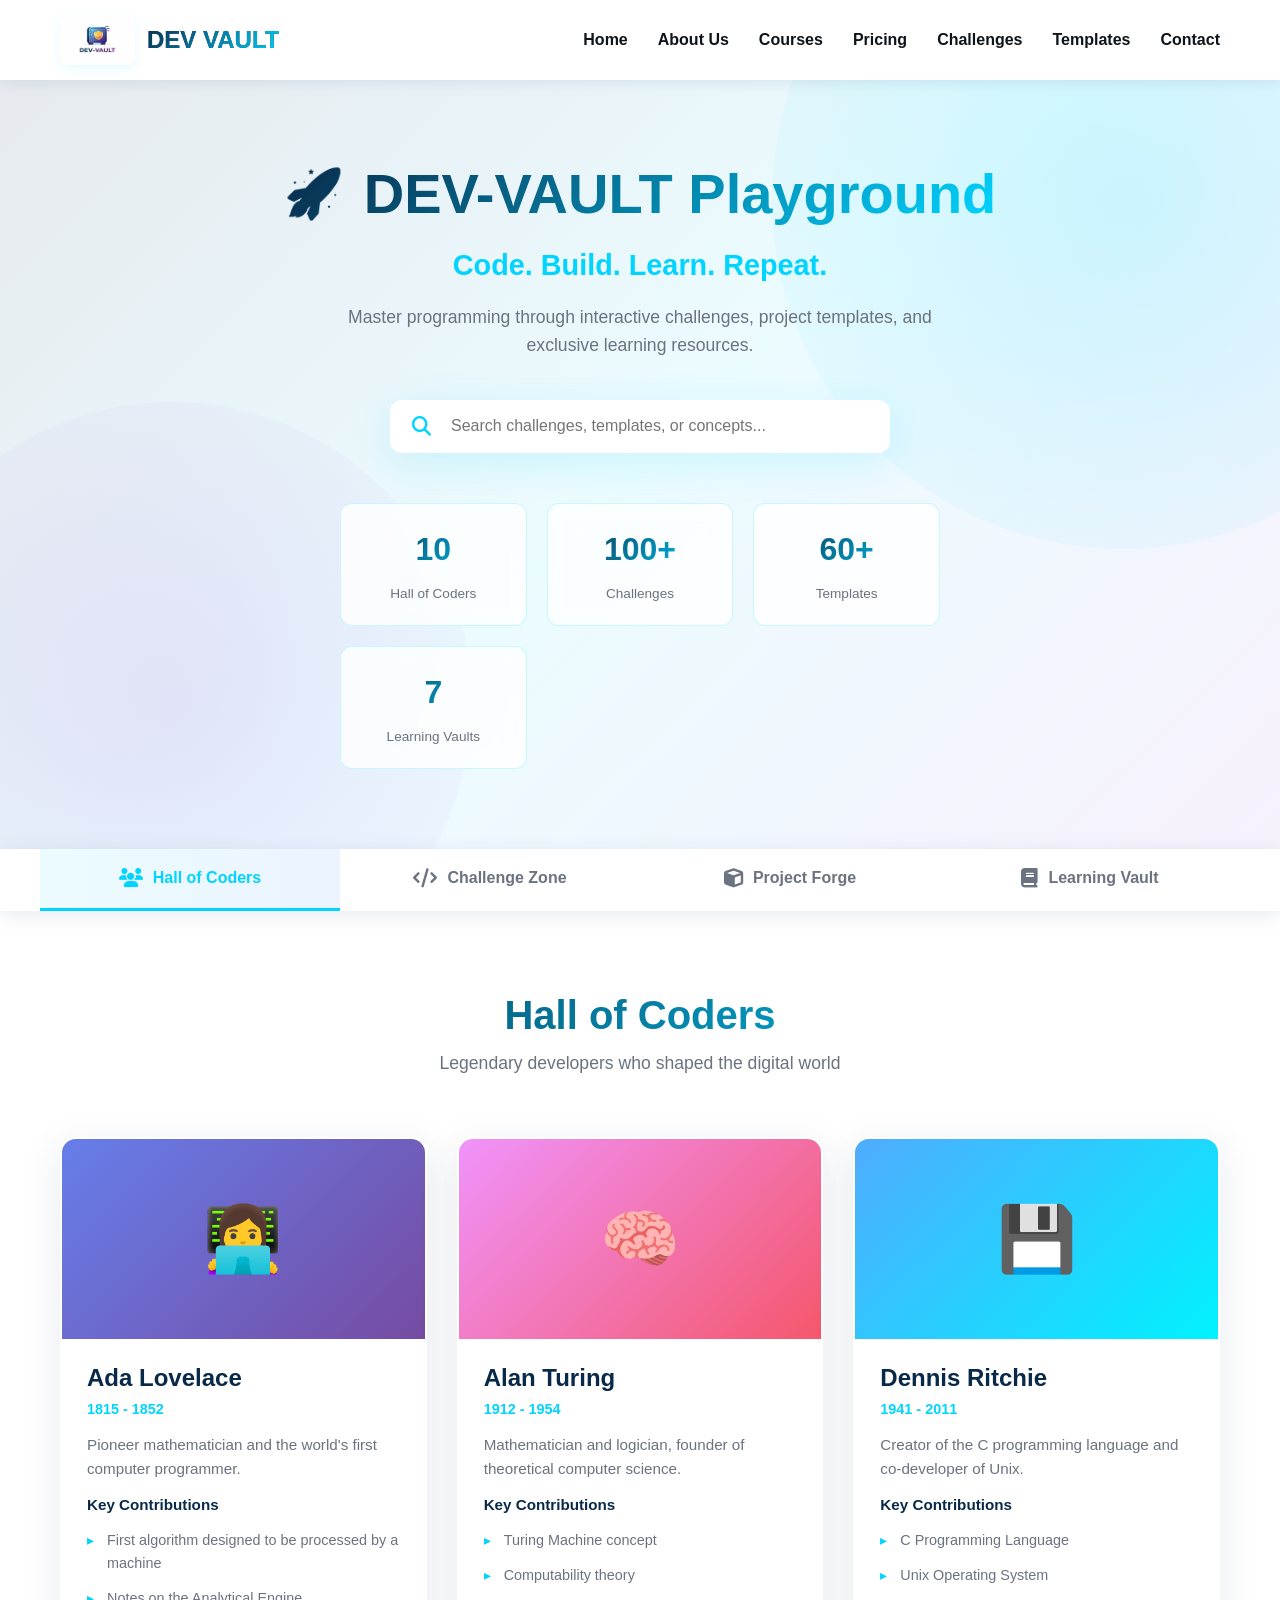
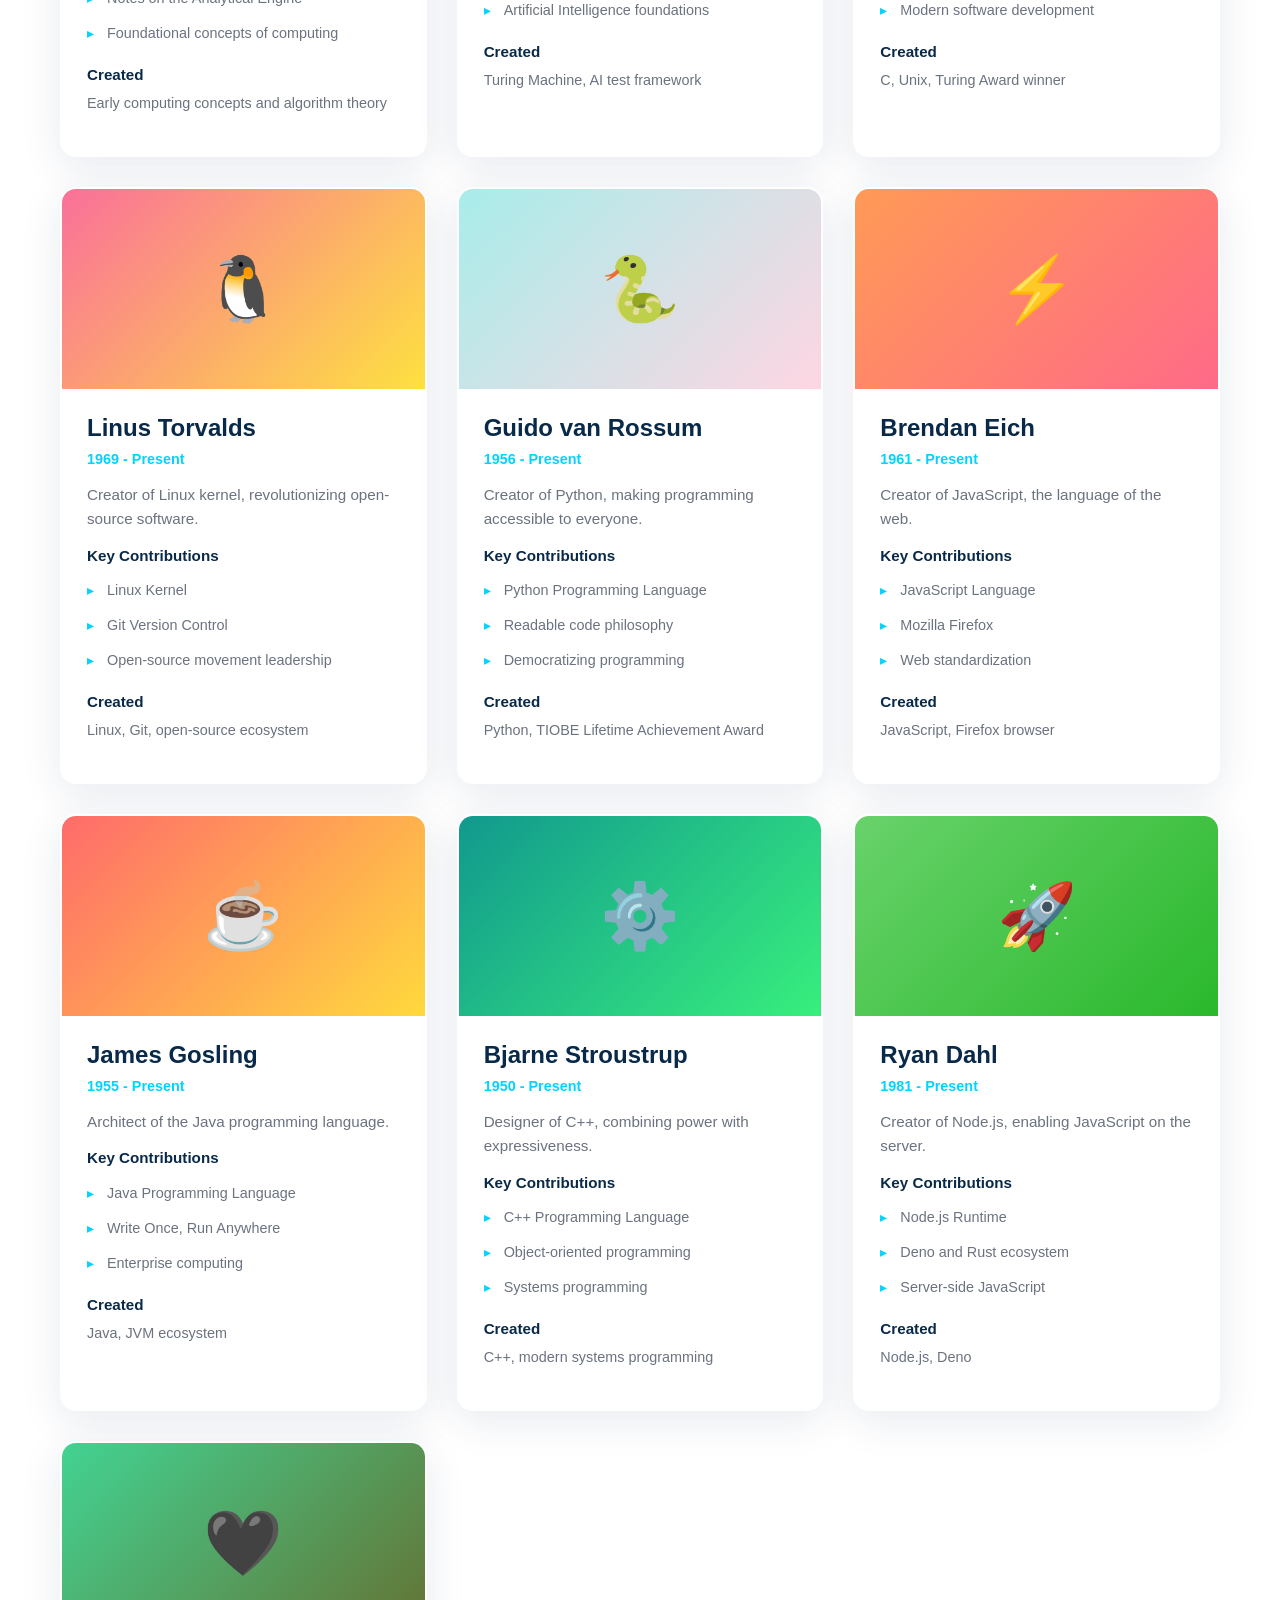
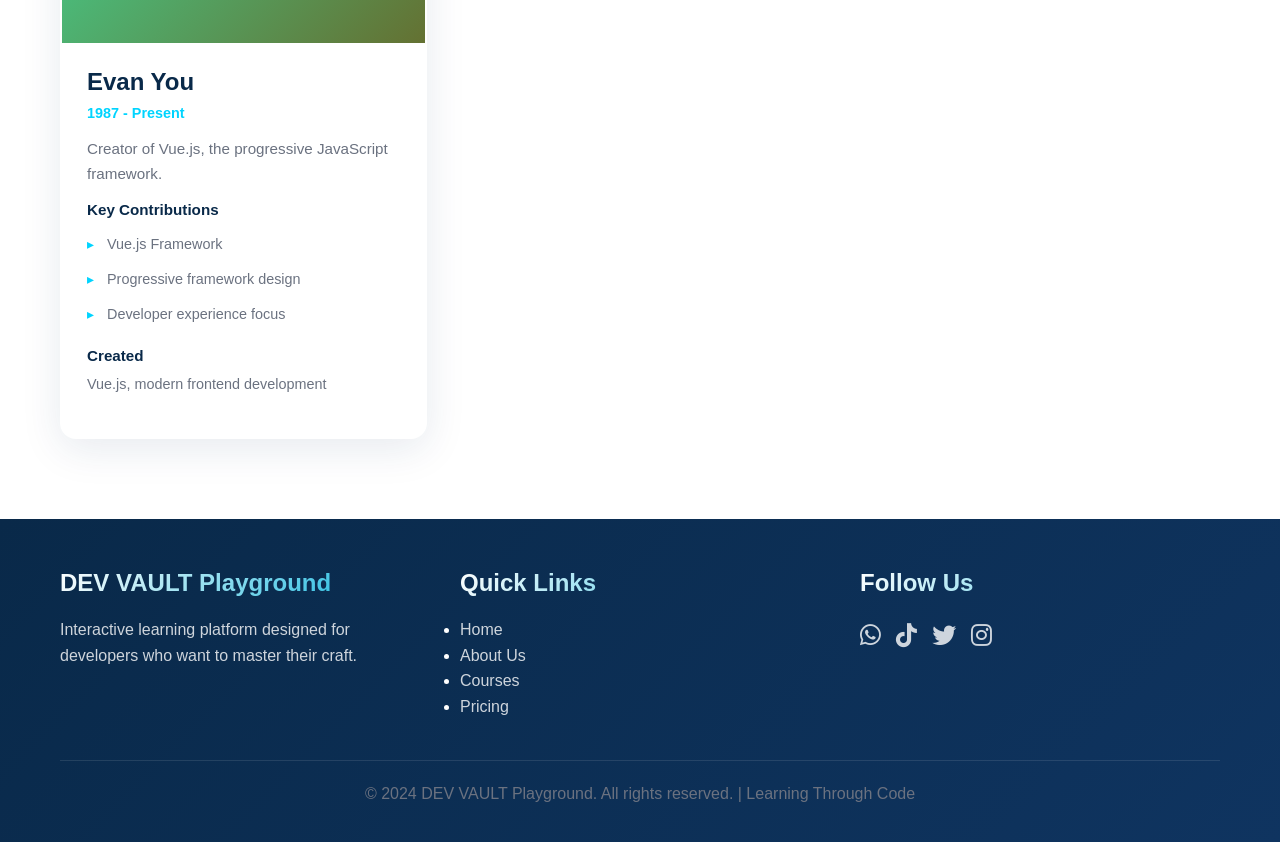
<file: playground.html>
<!DOCTYPE html>
<html lang="en">
<head>
    <meta charset="UTF-8">
    <meta name="viewport" content="width=device-width, initial-scale=1.0">
    <meta http-equiv="Cache-Control" content="no-store, no-cache, must-revalidate, max-age=0">
    <meta http-equiv="Pragma" content="no-cache">
    <title>DEV-VAULT Playground - Interactive Learning Platform</title>
    <link rel="stylesheet" href="styles.css?v=3">
    <link rel="stylesheet" href="playground.css?v=3">
    <link rel="stylesheet" href="https://cdnjs.cloudflare.com/ajax/libs/font-awesome/6.4.0/css/all.min.css">
</head>
<body>
    <!-- Navigation -->
    <nav class="navbar">
        <div class="container">
            <div class="nav-wrapper">
                <div class="logo-section">
                    <a href="index.html" style="text-decoration: none; display: flex; align-items: center; gap: 12px;">
                        <img src="Image/dev-vault.jpeg" alt="DEV VAULT Logo" class="logo">
                        <span class="brand-name">DEV VAULT</span>
                    </a>
                </div>
                
                <button class="menu-toggle" id="menuToggle">
                    <span></span>
                    <span></span>
                    <span></span>
                </button>

                <ul class="nav-links" id="navLinks">
                    <li><a href="index.html">Home</a></li>
                    <li><a href="index.html#about">About Us</a></li>
                    <li><a href="index.html#courses">Courses</a></li>
                    <li><a href="index.html#pricing">Pricing</a></li>
                    <li><a href="#challenges">Challenges</a></li>
                    <li><a href="#templates">Templates</a></li>
                    <li><a href="index.html#contact">Contact</a></li>
                </ul>
            </div>
        </div>
    </nav>

    <!-- Hero Section -->
    <section class="playground-hero">
        <div class="container">
            <div class="playground-hero-content">
                <h1 class="playground-hero-title">
                    <span class="rocket-icon">🚀</span> DEV-VAULT Playground
                </h1>
                <p class="playground-hero-subtitle">Code. Build. Learn. Repeat.</p>
                <p class="playground-hero-description">Master programming through interactive challenges, project templates, and exclusive learning resources.</p>
                <div class="playground-search-section">
                    <div class="search-box">
                        <i class="fas fa-search"></i>
                        <input type="text" id="globalSearch" placeholder="Search challenges, templates, or concepts...">
                    </div>
                </div>
                <div class="playground-stats">
                    <div class="stat">
                        <div class="stat-number">10</div>
                        <div class="stat-label">Hall of Coders</div>
                    </div>
                    <div class="stat">
                        <div class="stat-number">100+</div>
                        <div class="stat-label">Challenges</div>
                    </div>
                    <div class="stat">
                        <div class="stat-number">60+</div>
                        <div class="stat-label">Templates</div>
                    </div>
                    <div class="stat">
                        <div class="stat-number">7</div>
                        <div class="stat-label">Learning Vaults</div>
                    </div>
                </div>
            </div>
        </div>
    </section>

    <!-- Navigation Tabs -->
    <div class="playground-nav-tabs sticky-tabs">
        <div class="container">
            <button class="tab-btn active" data-tab="coders">
                <i class="fas fa-users"></i> Hall of Coders
            </button>
            <button class="tab-btn" data-tab="challenges">
                <i class="fas fa-code"></i> Challenge Zone
            </button>
            <button class="tab-btn" data-tab="templates">
                <i class="fas fa-cube"></i> Project Forge
            </button>
            <button class="tab-btn" data-tab="learning">
                <i class="fas fa-book"></i> Learning Vault
            </button>
        </div>
    </div>

    <!-- Hall of Coders Section -->
    <section id="coders" class="tab-content active">
        <div class="container">
            <div class="section-header">
                <h2>Hall of Coders</h2>
                <p>Legendary developers who shaped the digital world</p>
            </div>

            <div class="coders-grid">
                <!-- Ada Lovelace -->
                <div class="coder-card">
                    <div class="coder-image" style="background: linear-gradient(135deg, #667eea 0%, #764ba2 100%); display: flex; align-items: center; justify-content: center; font-size: 4rem;">👩‍💻</div>
                    <div class="coder-content">
                        <h3>Ada Lovelace</h3>
                        <p class="coder-period">1815 - 1852</p>
                        <p class="coder-bio">Pioneer mathematician and the world's first computer programmer.</p>
                        <div class="coder-section">
                            <h4>Key Contributions</h4>
                            <ul>
                                <li>First algorithm designed to be processed by a machine</li>
                                <li>Notes on the Analytical Engine</li>
                                <li>Foundational concepts of computing</li>
                            </ul>
                        </div>
                        <div class="coder-section">
                            <h4>Created</h4>
                            <p>Early computing concepts and algorithm theory</p>
                        </div>
                    </div>
                </div>

                <!-- Alan Turing -->
                <div class="coder-card">
                    <div class="coder-image" style="background: linear-gradient(135deg, #f093fb 0%, #f5576c 100%); display: flex; align-items: center; justify-content: center; font-size: 4rem;">🧠</div>
                    <div class="coder-content">
                        <h3>Alan Turing</h3>
                        <p class="coder-period">1912 - 1954</p>
                        <p class="coder-bio">Mathematician and logician, founder of theoretical computer science.</p>
                        <div class="coder-section">
                            <h4>Key Contributions</h4>
                            <ul>
                                <li>Turing Machine concept</li>
                                <li>Computability theory</li>
                                <li>Artificial Intelligence foundations</li>
                            </ul>
                        </div>
                        <div class="coder-section">
                            <h4>Created</h4>
                            <p>Turing Machine, AI test framework</p>
                        </div>
                    </div>
                </div>

                <!-- Dennis Ritchie -->
                <div class="coder-card">
                    <div class="coder-image" style="background: linear-gradient(135deg, #4facfe 0%, #00f2fe 100%); display: flex; align-items: center; justify-content: center; font-size: 4rem;">💾</div>
                    <div class="coder-content">
                        <h3>Dennis Ritchie</h3>
                        <p class="coder-period">1941 - 2011</p>
                        <p class="coder-bio">Creator of the C programming language and co-developer of Unix.</p>
                        <div class="coder-section">
                            <h4>Key Contributions</h4>
                            <ul>
                                <li>C Programming Language</li>
                                <li>Unix Operating System</li>
                                <li>Modern software development</li>
                            </ul>
                        </div>
                        <div class="coder-section">
                            <h4>Created</h4>
                            <p>C, Unix, Turing Award winner</p>
                        </div>
                    </div>
                </div>

                <!-- Linus Torvalds -->
                <div class="coder-card">
                    <div class="coder-image" style="background: linear-gradient(135deg, #fa709a 0%, #fee140 100%); display: flex; align-items: center; justify-content: center; font-size: 4rem;">🐧</div>
                    <div class="coder-content">
                        <h3>Linus Torvalds</h3>
                        <p class="coder-period">1969 - Present</p>
                        <p class="coder-bio">Creator of Linux kernel, revolutionizing open-source software.</p>
                        <div class="coder-section">
                            <h4>Key Contributions</h4>
                            <ul>
                                <li>Linux Kernel</li>
                                <li>Git Version Control</li>
                                <li>Open-source movement leadership</li>
                            </ul>
                        </div>
                        <div class="coder-section">
                            <h4>Created</h4>
                            <p>Linux, Git, open-source ecosystem</p>
                        </div>
                    </div>
                </div>

                <!-- Guido van Rossum -->
                <div class="coder-card">
                    <div class="coder-image" style="background: linear-gradient(135deg, #a8edea 0%, #fed6e3 100%); display: flex; align-items: center; justify-content: center; font-size: 4rem;">🐍</div>
                    <div class="coder-content">
                        <h3>Guido van Rossum</h3>
                        <p class="coder-period">1956 - Present</p>
                        <p class="coder-bio">Creator of Python, making programming accessible to everyone.</p>
                        <div class="coder-section">
                            <h4>Key Contributions</h4>
                            <ul>
                                <li>Python Programming Language</li>
                                <li>Readable code philosophy</li>
                                <li>Democratizing programming</li>
                            </ul>
                        </div>
                        <div class="coder-section">
                            <h4>Created</h4>
                            <p>Python, TIOBE Lifetime Achievement Award</p>
                        </div>
                    </div>
                </div>

                <!-- Brendan Eich -->
                <div class="coder-card">
                    <div class="coder-image" style="background: linear-gradient(135deg, #ff9a56 0%, #ff6a88 100%); display: flex; align-items: center; justify-content: center; font-size: 4rem;">⚡</div>
                    <div class="coder-content">
                        <h3>Brendan Eich</h3>
                        <p class="coder-period">1961 - Present</p>
                        <p class="coder-bio">Creator of JavaScript, the language of the web.</p>
                        <div class="coder-section">
                            <h4>Key Contributions</h4>
                            <ul>
                                <li>JavaScript Language</li>
                                <li>Mozilla Firefox</li>
                                <li>Web standardization</li>
                            </ul>
                        </div>
                        <div class="coder-section">
                            <h4>Created</h4>
                            <p>JavaScript, Firefox browser</p>
                        </div>
                    </div>
                </div>

                <!-- James Gosling -->
                <div class="coder-card">
                    <div class="coder-image" style="background: linear-gradient(135deg, #ff6b6b 0%, #ffd93d 100%); display: flex; align-items: center; justify-content: center; font-size: 4rem;">☕</div>
                    <div class="coder-content">
                        <h3>James Gosling</h3>
                        <p class="coder-period">1955 - Present</p>
                        <p class="coder-bio">Architect of the Java programming language.</p>
                        <div class="coder-section">
                            <h4>Key Contributions</h4>
                            <ul>
                                <li>Java Programming Language</li>
                                <li>Write Once, Run Anywhere</li>
                                <li>Enterprise computing</li>
                            </ul>
                        </div>
                        <div class="coder-section">
                            <h4>Created</h4>
                            <p>Java, JVM ecosystem</p>
                        </div>
                    </div>
                </div>

                <!-- Bjarne Stroustrup -->
                <div class="coder-card">
                    <div class="coder-image" style="background: linear-gradient(135deg, #11998e 0%, #38ef7d 100%); display: flex; align-items: center; justify-content: center; font-size: 4rem;">⚙️</div>
                    <div class="coder-content">
                        <h3>Bjarne Stroustrup</h3>
                        <p class="coder-period">1950 - Present</p>
                        <p class="coder-bio">Designer of C++, combining power with expressiveness.</p>
                        <div class="coder-section">
                            <h4>Key Contributions</h4>
                            <ul>
                                <li>C++ Programming Language</li>
                                <li>Object-oriented programming</li>
                                <li>Systems programming</li>
                            </ul>
                        </div>
                        <div class="coder-section">
                            <h4>Created</h4>
                            <p>C++, modern systems programming</p>
                        </div>
                    </div>
                </div>

                <!-- Ryan Dahl -->
                <div class="coder-card">
                    <div class="coder-image" style="background: linear-gradient(135deg, #68d26b 0%, #2ab82c 100%); display: flex; align-items: center; justify-content: center; font-size: 4rem;">🚀</div>
                    <div class="coder-content">
                        <h3>Ryan Dahl</h3>
                        <p class="coder-period">1981 - Present</p>
                        <p class="coder-bio">Creator of Node.js, enabling JavaScript on the server.</p>
                        <div class="coder-section">
                            <h4>Key Contributions</h4>
                            <ul>
                                <li>Node.js Runtime</li>
                                <li>Deno and Rust ecosystem</li>
                                <li>Server-side JavaScript</li>
                            </ul>
                        </div>
                        <div class="coder-section">
                            <h4>Created</h4>
                            <p>Node.js, Deno</p>
                        </div>
                    </div>
                </div>

                <!-- Evan You -->
                <div class="coder-card">
                    <div class="coder-image" style="background: linear-gradient(135deg, #42d392 0%, #647132 100%); display: flex; align-items: center; justify-content: center; font-size: 4rem;">🖤</div>
                    <div class="coder-content">
                        <h3>Evan You</h3>
                        <p class="coder-period">1987 - Present</p>
                        <p class="coder-bio">Creator of Vue.js, the progressive JavaScript framework.</p>
                        <div class="coder-section">
                            <h4>Key Contributions</h4>
                            <ul>
                                <li>Vue.js Framework</li>
                                <li>Progressive framework design</li>
                                <li>Developer experience focus</li>
                            </ul>
                        </div>
                        <div class="coder-section">
                            <h4>Created</h4>
                            <p>Vue.js, modern frontend development</p>
                        </div>
                    </div>
                </div>
            </div>
        </div>
    </section>

    <!-- Challenge Zone Section -->
    <section id="challenges" class="tab-content">
        <div class="container">
            <div class="section-header">
                <h2>Challenge Zone</h2>
                <p>Test your skills with curated coding challenges</p>
            </div>

            <div class="filter-controls">
                <div class="filter-group">
                    <label>Level:</label>
                    <div class="filter-buttons">
                        <button class="filter-btn active" data-level="all">All</button>
                        <button class="filter-btn" data-level="beginner">Beginner</button>
                        <button class="filter-btn" data-level="intermediate">Intermediate</button>
                        <button class="filter-btn" data-level="advanced">Advanced</button>
                    </div>
                </div>

                <div class="filter-group">
                    <label>Language:</label>
                    <div class="filter-buttons">
                        <button class="filter-btn active" data-language="all">All</button>
                        <button class="filter-btn" data-language="html">HTML</button>
                        <button class="filter-btn" data-language="css">CSS</button>
                        <button class="filter-btn" data-language="javascript">JavaScript</button>
                        <button class="filter-btn" data-language="react">React</button>
                        <button class="filter-btn" data-language="python">Python</button>
                        <button class="filter-btn" data-language="rust">Rust</button>
                    </div>
                </div>
            </div>

            <div id="challengesGrid" class="challenges-grid">
                <!-- Challenges will be populated by JavaScript -->
            </div>
        </div>
    </section>

    <!-- Project Forge Section -->
    <section id="templates" class="tab-content">
        <div class="container">
            <div class="section-header">
                <h2>Project Forge</h2>
                <p>60+ project templates to build portfolio-worthy applications</p>
            </div>

            <div class="filter-controls">
                <div class="filter-group">
                    <label>Difficulty:</label>
                    <div class="filter-buttons">
                        <button class="filter-btn active" data-difficulty="all">All</button>
                        <button class="filter-btn" data-difficulty="beginner">Beginner</button>
                        <button class="filter-btn" data-difficulty="intermediate">Intermediate</button>
                        <button class="filter-btn" data-difficulty="professional">Professional</button>
                    </div>
                </div>

                <div class="filter-group">
                    <label>Category:</label>
                    <div class="filter-buttons">
                        <button class="filter-btn active" data-category="all">All</button>
                        <button class="filter-btn" data-category="frontend">Frontend</button>
                        <button class="filter-btn" data-category="fullstack">Full Stack</button>
                        <button class="filter-btn" data-category="backend">Backend</button>
                        <button class="filter-btn" data-category="game">Game Dev</button>
                        <button class="filter-btn" data-category="mobile">Mobile</button>
                    </div>
                </div>
            </div>

            <div id="templatesGrid" class="templates-grid">
                <!-- Templates will be populated by JavaScript -->
            </div>
        </div>
    </section>

    <!-- Learning Vault Section -->
    <section id="learning" class="tab-content">
        <div class="container">
            <div class="section-header">
                <h2>Learning Vault</h2>
                <p>Advanced concepts and rare programming gems</p>
            </div>

            <div class="vault-tabs">
                <button class="vault-tab-btn active" data-vault="html">HTML Vault</button>
                <button class="vault-tab-btn" data-vault="css">CSS Vault</button>
                <button class="vault-tab-btn" data-vault="javascript">JavaScript Vault</button>
                <button class="vault-tab-btn" data-vault="react">React Vault</button>
                <button class="vault-tab-btn" data-vault="python">Python Vault</button>
                <button class="vault-tab-btn" data-vault="rust">Rust Vault</button>
                <button class="vault-tab-btn" data-vault="django">Django Vault</button>
            </div>

            <div id="vaultsContainer" class="vaults-container">
                <!-- Vaults will be populated by JavaScript -->
            </div>
        </div>
    </section>

    <!-- Footer -->
    <div id="detailModal" class="detail-modal" aria-hidden="true">
        <div class="detail-modal-backdrop" data-close-modal></div>
        <div class="detail-modal-card" role="dialog" aria-modal="true" aria-labelledby="detailModalTitle">
            <button class="detail-modal-close" id="detailModalClose" aria-label="Close">×</button>
            <div id="detailModalContent"></div>
        </div>
    </div>

    <footer class="footer">
        <div class="container">
            <div class="footer-content">
                <div class="footer-section">
                    <h4>DEV VAULT Playground</h4>
                    <p>Interactive learning platform designed for developers who want to master their craft.</p>
                </div>
                <div class="footer-section">
                    <h4>Quick Links</h4>
                    <ul>
                        <li><a href="index.html">Home</a></li>
                        <li><a href="index.html#about">About Us</a></li>
                        <li><a href="index.html#courses">Courses</a></li>
                        <li><a href="index.html#pricing">Pricing</a></li>
                    </ul>
                </div>
                <div class="footer-section">
                    <h4>Follow Us</h4>
                    <div class="social-links">
                        <a href="https://wa.me/2349065829287" target="_blank" title="WhatsApp"><i class="fab fa-whatsapp"></i></a>
                        <a href="https://www.tiktok.com/@dev_vault" target="_blank" title="TikTok"><i class="fab fa-tiktok"></i></a>
                        <a href="https://x.com/devvaultschool" target="_blank" title="Twitter"><i class="fab fa-twitter"></i></a>
                        <a href="https://www.instagram.com/dev.vault.school/" target="_blank" title="Instagram"><i class="fab fa-instagram"></i></a>
                    </div>
                </div>
            </div>
            <div class="footer-bottom">
                <p>&copy; 2024 DEV VAULT Playground. All rights reserved. | Learning Through Code</p>
            </div>
        </div>
    </footer>

    <script src="playground.js?v=3"></script>
</body>
</html>
</file>
<file: styles.css>
/* Root Variables */
:root {
    --primary-color: #0f3460;
    --primary-dark: #092949;
    --primary-light: #1a5fa0;
    --accent-color: #00d4ff;
    --accent-orange: #ff6b35;
    --secondary-color: #9d4edd;
    --success-color: #00d084;
    --warning-color: #ffa502;
    --danger-color: #ff5757;
    --dark-bg: #0a0e27;
    --light-bg: #f5f7fb;
    --text-dark: #0f1419;
    --text-light: #6b7280;
    --border-color: #e5e7eb;
    --shadow-sm: 0 1px 2px 0 rgba(15, 52, 96, 0.08);
    --shadow: 0 10px 30px -5px rgba(15, 52, 96, 0.15);
    --shadow-lg: 0 25px 50px -12px rgba(15, 52, 96, 0.25);
    --glow: 0 0 20px rgba(0, 212, 255, 0.2);
    --transition: all 0.3s cubic-bezier(0.4, 0, 0.2, 1);
}

/* Global Styles */
* {
    margin: 0;
    padding: 0;
    box-sizing: border-box;
}

html {
    scroll-behavior: smooth;
}

body {
    font-family: 'Segoe UI', Tahoma, Geneva, Verdana, sans-serif;
    color: var(--text-dark);
    line-height: 1.6;
    background-color: #ffffff;
}

/* Container */
.container {
    max-width: 1200px;
    margin: 0 auto;
    padding: 0 20px;
}

/* Typography */
h1, h2, h3, h4, h5, h6 {
    font-weight: 700;
    line-height: 1.2;
    color: var(--text-dark);
}

h1 {
    font-size: 3.5rem;
}

h2 {
    font-size: 2.5rem;
}

h3 {
    font-size: 1.875rem;
}

h4 {
    font-size: 1.5rem;
}

p {
    color: var(--text-light);
    margin-bottom: 1rem;
}

/* Buttons */
.btn {
    display: inline-block;
    padding: 12px 30px;
    border: none;
    border-radius: 8px;
    font-size: 1rem;
    font-weight: 600;
    cursor: pointer;
    transition: var(--transition);
    text-decoration: none;
    text-align: center;
    whitespace: nowrap;
}

.btn-primary {
    background: linear-gradient(135deg, var(--accent-color), var(--secondary-color));
    color: white;
    box-shadow: var(--shadow);
    position: relative;
    overflow: hidden;
}

.btn-primary::before {
    content: '';
    position: absolute;
    top: 0;
    left: -100%;
    width: 100%;
    height: 100%;
    background: linear-gradient(135deg, #00f5ff, #d946ef);
    transition: var(--transition);
    z-index: -1;
}

.btn-primary:hover {
    transform: translateY(-3px);
    box-shadow: 0 15px 40px rgba(0, 212, 255, 0.3);
}

.btn-secondary {
    background-color: transparent;
    color: var(--accent-color);
    border: 2px solid var(--accent-color);
    position: relative;
    overflow: hidden;
    transition: var(--transition);
}

.btn-secondary::before {
    content: '';
    position: absolute;
    top: 0;
    left: -100%;
    width: 100%;
    height: 100%;
    background: linear-gradient(135deg, var(--accent-color), var(--secondary-color));
    transition: var(--transition);
    z-index: -1;
}

.btn-secondary:hover {
    color: white;
    transform: translateY(-3px);
    box-shadow: 0 12px 35px rgba(0, 212, 255, 0.25);
}

.btn-outline {
    background-color: transparent;
    color: var(--primary-color);
    border: 2px solid var(--primary-color);
}

.btn-outline:hover {
    background-color: var(--primary-color);
    color: white;
}

.btn-large {
    padding: 16px 40px;
    font-size: 1.1rem;
}

/* Navigation */
.navbar {
    position: sticky;
    top: 0;
    background: white;
    box-shadow: 0 2px 15px rgba(15, 52, 96, 0.1);
    z-index: 100;
    padding: 15px 0;
    backdrop-filter: blur(10px);
    background: rgba(255, 255, 255, 0.95);
}

.nav-wrapper {
    display: flex;
    justify-content: space-between;
    align-items: center;
}

.logo-section {
    display: flex;
    align-items: center;
    gap: 12px;
    font-size: 1.5rem;
    font-weight: 700;
    background: linear-gradient(135deg, var(--primary-dark), var(--primary-color));
    -webkit-background-clip: text;
    -webkit-text-fill-color: transparent;
    background-clip: text;
    transition: var(--transition);
}

.logo-section:hover {
    transform: scale(1.05);
}

.logo {
    height: 50px;
    width: auto;
    border-radius: 8px;
    box-shadow: 0 4px 12px rgba(0, 212, 255, 0.1);
    transition: var(--transition);
}

.logo:hover {
    box-shadow: 0 8px 25px rgba(0, 212, 255, 0.2);
}

.brand-name {
    font-size: 1.5rem;
    font-weight: 700;
    background: linear-gradient(135deg, var(--primary-dark), var(--accent-color));
    -webkit-background-clip: text;
    -webkit-text-fill-color: transparent;
    background-clip: text;
}

.nav-links {
    display: flex;
    list-style: none;
    gap: 30px;
}

.nav-links a {
    color: var(--text-dark);
    text-decoration: none;
    font-weight: 600;
    transition: var(--transition);
    position: relative;
}

.nav-links a:hover {
    color: var(--accent-color);
}

.nav-links a::after {
    content: '';
    position: absolute;
    bottom: -5px;
    left: 0;
    width: 0;
    height: 3px;
    background: linear-gradient(90deg, var(--accent-color), var(--secondary-color));
    transition: var(--transition);
}

.nav-links a:hover::after {
    width: 100%;
}

.menu-toggle {
    display: none;
    flex-direction: column;
    background: none;
    border: none;
    cursor: pointer;
    padding: 12px; /* Larger hit area for phone fingers */
    border-radius: 4px;
    z-index: 102;
    position: relative;
    touch-action: manipulation; /* Improve touch response */
}

.menu-toggle:hover {
    background: rgba(15, 52, 96, 0.05);
}

.menu-toggle span {
    width: 25px;
    height: 3px;
    background-color: var(--text-dark);
    margin: 4px 0; /* Tighter spacing */
    transition: var(--transition);
    transform-origin: center;
}

/* Active hamburger to X animation */
.menu-toggle.active span:nth-child(1) {
    transform: rotate(45deg) translate(6px, 6px);
}

.menu-toggle.active span:nth-child(2) {
    opacity: 0;
    transform: translateX(10px);
}

.menu-toggle.active span:nth-child(3) {
    transform: rotate(-45deg) translate(7px, -5px);
}

/* Mobile menu backdrop */
@media (max-width: 768px) {
    .menu-toggle {
        display: flex;
        padding: 15px; /* Even larger touch target */
    }
    
    .nav-links {
        backdrop-filter: blur(20px);
        -webkit-backdrop-filter: blur(20px);
        background: rgba(255, 255, 255, 0.98);
        box-shadow: 0 10px 40px rgba(0, 0, 0, 0.3);
        min-height: calc(100vh - 80px);
        padding: 30px 20px;
    }
}

/* Hero Section */
.hero {
    padding: 100px 0;
    background: linear-gradient(135deg, rgba(15, 52, 96, 0.08), rgba(157, 78, 221, 0.08));
    min-height: 600px;
    display: flex;
    align-items: center;
    position: relative;
    overflow: hidden;
}

.hero::before {
    content: '';
    position: absolute;
    top: -50%;
    right: -10%;
    width: 600px;
    height: 600px;
    background: radial-gradient(circle, rgba(0, 212, 255, 0.1), transparent);
    border-radius: 50%;
    pointer-events: none;
}

.hero::after {
    content: '';
    position: absolute;
    bottom: -30%;
    left: -5%;
    width: 400px;
    height: 400px;
    background: radial-gradient(circle, rgba(157, 78, 221, 0.1), transparent);
    border-radius: 50%;
    pointer-events: none;
}

.hero .container {
    display: grid;
    grid-template-columns: 1fr 1fr;
    gap: 50px;
    align-items: center;
}

.hero-content {
    animation: slideInLeft 0.8s ease;
}

.hero-title {
    font-size: 3.5rem;
    margin-bottom: 20px;
    background: linear-gradient(135deg, var(--primary-color), var(--accent-color));
    -webkit-background-clip: text;
    -webkit-text-fill-color: transparent;
    background-clip: text;
    animation: fadeInUp 1s ease;
}

.hero-subtitle {
    font-size: 1.25rem;
    margin-bottom: 30px;
    color: var(--text-light);
}

.hero-buttons {
    display: flex;
    gap: 15px;
    flex-wrap: wrap;
}

.hero-animation {
    animation: slideInRight 0.8s ease;
}

.code-block {
    background: linear-gradient(135deg, var(--primary-dark), var(--primary-color));
    color: var(--accent-color);
    padding: 40px;
    border-radius: 12px;
    font-family: 'Courier New', monospace;
    text-align: center;
    font-size: 1.25rem;
    box-shadow: 0 20px 50px rgba(0, 212, 255, 0.15), inset 0 1px 0 rgba(255, 255, 255, 0.1);
    display: flex;
    flex-direction: column;
    gap: 20px;
    border: 1px solid rgba(0, 212, 255, 0.2);
    animation: float 3s ease-in-out infinite;
}

.code-block span:nth-child(1),
.code-block span:nth-child(3) {
    opacity: 0.7;
    font-size: 0.9rem;
}

@keyframes slideInLeft {
    from {
        opacity: 0;
        transform: translateX(-30px);
    }
    to {
        opacity: 1;
        transform: translateX(0);
    }
}

@keyframes slideInRight {
    from {
        opacity: 0;
        transform: translateX(30px);
    }
    to {
        opacity: 1;
        transform: translateX(0);
    }
}

@keyframes float {
    0%, 100% {
        transform: translateY(0px);
    }
    50% {
        transform: translateY(-20px);
    }
}

@keyframes fadeInUp {
    from {
        opacity: 0;
        transform: translateY(30px);
    }
    to {
        opacity: 1;
        transform: translateY(0);
    }
}

@keyframes scaleIn {
    from {
        opacity: 0;
        transform: scale(0.9);
    }
    to {
        opacity: 1;
        transform: scale(1);
    }
}

@keyframes shimmer {
    0% {
        background-position: -1000px 0;
    }
    100% {
        background-position: 1000px 0;
    }
}

/* Section Header */
.section-header {
    text-align: center;
    margin-bottom: 60px;
    animation: fadeInUp 0.8s ease;
}

.section-header h2 {
    margin-bottom: 10px;
    background: linear-gradient(135deg, var(--primary-dark), var(--accent-color));
    -webkit-background-clip: text;
    -webkit-text-fill-color: transparent;
    background-clip: text;
}

.section-header p {
    font-size: 1.25rem;
    color: var(--text-light);
}

/* About Section */
.about {
    padding: 100px 0;
    background: linear-gradient(135deg, rgba(245, 247, 251, 1), rgba(250, 250, 252, 1));
}

.about-content {
    display: grid;
    grid-template-columns: 1.2fr 1fr;
    gap: 50px;
    align-items: start;
}

.about-text h3 {
    margin-bottom: 20px;
    color: var(--primary-dark);
    background: linear-gradient(135deg, var(--primary-dark), var(--accent-color));
    -webkit-background-clip: text;
    -webkit-text-fill-color: transparent;
    background-clip: text;
}

.about-text p {
    margin-bottom: 30px;
    font-size: 1.1rem;
    line-height: 1.8;
}

.features-list {
    display: flex;
    flex-direction: column;
    gap: 15px;
}

.feature-item {
    display: flex;
    gap: 15px;
    align-items: flex-start;
}

.feature-item i {
    color: var(--accent-color);
    font-size: 1.25rem;
    margin-top: 3px;
    flex-shrink: 0;
}

.about-stats {
    display: grid;
    grid-template-columns: 1fr 1fr;
    gap: 20px;
}

.stat-card {
    background: white;
    padding: 30px;
    border-radius: 12px;
    text-align: center;
    box-shadow: 0 4px 20px rgba(15, 52, 96, 0.1);
    transition: var(--transition);
    position: relative;
    overflow: hidden;
    border: 1px solid rgba(0, 212, 255, 0.1);
}

.stat-card::before {
    content: '';
    position: absolute;
    top: 0;
    left: 0;
    right: 0;
    height: 4px;
    background: linear-gradient(90deg, var(--accent-color), var(--secondary-color));
}

.stat-card:hover {
    transform: translateY(-8px);
    box-shadow: 0 15px 40px rgba(0, 212, 255, 0.15);
}

.stat-card h4 {
    font-size: 2.5rem;
    background: linear-gradient(135deg, var(--primary-dark), var(--accent-color));
    -webkit-background-clip: text;
    -webkit-text-fill-color: transparent;
    background-clip: text;
    margin-bottom: 10px;
}

/* Video Section */
.video-section {
    padding: 100px 0;
    background: linear-gradient(135deg, rgba(15, 52, 96, 0.03), rgba(157, 78, 221, 0.03));
    position: relative;
    overflow: hidden;
}

.video-section::before {
    content: '';
    position: absolute;
    top: -50%;
    right: -10%;
    width: 600px;
    height: 600px;
    background: radial-gradient(circle, rgba(0, 212, 255, 0.08) 0%, transparent 70%);
    border-radius: 50%;
}

.video-section::after {
    content: '';
    position: absolute;
    bottom: -30%;
    left: -5%;
    width: 500px;
    height: 500px;
    background: radial-gradient(circle, rgba(157, 78, 221, 0.08) 0%, transparent 70%);
    border-radius: 50%;
}

.video-container {
    display: grid;
    grid-template-columns: 1.2fr 1fr;
    gap: 60px;
    align-items: center;
    position: relative;
    z-index: 1;
}

.video-wrapper {
    position: relative;
    background: linear-gradient(135deg, var(--primary-color), var(--primary-dark));
    border-radius: 16px;
    padding: 8px;
    box-shadow: 0 20px 60px rgba(0, 212, 255, 0.15);
    animation: slideInLeft 0.8s ease;
}

.video-wrapper::before {
    content: '';
    position: absolute;
    inset: 0;
    background: linear-gradient(135deg, rgba(0, 212, 255, 0.2), rgba(157, 78, 221, 0.2));
    border-radius: 12px;
    animation: glow 2s ease-in-out infinite;
}

.video-wrapper video {
    width: 100%;
    height: auto;
    border-radius: 12px;
    display: block;
    background-color: #000;
    outline: none;
}

/* Ensure video controls are fully visible */
.video-wrapper video::-webkit-media-controls {
    display: flex;
}

/* Video overlay with play button */
.video-overlay {
    position: absolute;
    top: 0;
    left: 0;
    right: 0;
    bottom: 0;
    background: rgba(0, 0, 0, 0.3);
    display: flex;
    align-items: center;
    justify-content: center;
    border-radius: 12px;
    cursor: pointer;
    transition: all 0.3s ease;
    z-index: 10;
}

.video-overlay:hover {
    background: rgba(0, 0, 0, 0.5);
}

.play-button-large {
    width: 80px;
    height: 80px;
    border-radius: 50%;
    background: linear-gradient(135deg, #00d4ff, #9d4edd);
    border: 3px solid white;
    color: white;
    font-size: 32px;
    cursor: pointer;
    display: flex;
    align-items: center;
    justify-content: center;
    transition: all 0.3s ease;
    box-shadow: 0 10px 40px rgba(0, 212, 255, 0.4);
    animation: pulse 2s ease-in-out infinite;
}

.play-button-large:hover {
    transform: scale(1.15);
    box-shadow: 0 15px 60px rgba(0, 212, 255, 0.6);
}

.play-button-large:active {
    transform: scale(0.95);
}

@keyframes pulse {
    0%, 100% {
        box-shadow: 0 10px 40px rgba(0, 212, 255, 0.4);
    }
    50% {
        box-shadow: 0 10px 60px rgba(0, 212, 255, 0.8);
    }
}

.video-wrapper video::-webkit-media-controls-panel {
    background-color: rgba(0, 0, 0, 0.7);
    color: white;
}

.video-wrapper video::-webkit-media-controls-mute-button,
.video-wrapper video::-webkit-media-controls-volume-slider {
    display: block;
}

.video-info h3 {
    font-size: 2rem;
    margin-bottom: 20px;
    background: linear-gradient(135deg, var(--primary-dark), var(--accent-color));
    -webkit-background-clip: text;
    -webkit-text-fill-color: transparent;
    background-clip: text;
    animation: slideInRight 0.8s ease;
}

.video-info p {
    font-size: 1.1rem;
    line-height: 1.8;
    color: var(--text-light);
    margin-bottom: 40px;
    animation: slideInRight 0.8s ease 0.1s both;
}

.video-highlights {
    display: flex;
    flex-direction: column;
    gap: 25px;
}

.highlight-item {
    display: flex;
    gap: 20px;
    align-items: flex-start;
    padding: 20px;
    background: white;
    border-radius: 12px;
    border: 1px solid rgba(0, 212, 255, 0.1);
    transition: var(--transition);
    animation: slideInRight 0.8s ease;
}

.highlight-item:nth-child(2) {
    animation-delay: 0.1s;
}

.highlight-item:nth-child(3) {
    animation-delay: 0.2s;
}

.highlight-item:hover {
    border-color: var(--accent-color);
    box-shadow: 0 10px 30px rgba(0, 212, 255, 0.1);
    transform: translateX(10px);
}

.highlight-item i {
    font-size: 2rem;
    color: var(--accent-color);
    min-width: 50px;
    text-align: center;
    animation: float 3s ease-in-out infinite;
}

.highlight-item h4 {
    margin-bottom: 8px;
    color: var(--primary-dark);
    font-size: 1.1rem;
}

.highlight-item p {
    color: var(--text-light);
    font-size: 0.95rem;
    margin: 0;
}

/* Video Section Animations */
@keyframes slideInLeft {
    from {
        opacity: 0;
        transform: translateX(-50px);
    }
    to {
        opacity: 1;
        transform: translateX(0);
    }
}

@keyframes slideInRight {
    from {
        opacity: 0;
        transform: translateX(50px);
    }
    to {
        opacity: 1;
        transform: translateX(0);
    }
}

/* Courses Section */
.courses {
    padding: 100px 0;
}

.course-category {
    margin-bottom: 80px;
}

.category-title {
    text-align: center;
    margin-bottom: 50px;
    color: var(--primary-color);
    display: flex;
    align-items: center;
    justify-content: center;
    gap: 15px;
    animation: fadeInUp 0.8s ease;
}

.category-title i {
    font-size: 2rem;
    color: var(--accent-color);
    animation: float 3s ease-in-out infinite;
}

.courses-grid {
    display: grid;
    grid-template-columns: repeat(auto-fit, minmax(300px, 1fr));
    gap: 30px;
}

.course-card {
    background: white;
    border-radius: 12px;
    padding: 30px;
    box-shadow: 0 4px 20px rgba(15, 52, 96, 0.1);
    transition: var(--transition);
    border-top: 4px solid var(--accent-color);
    position: relative;
    animation: scaleIn 0.5s ease forwards;
    overflow: hidden;
}

.course-card::before {
    content: '';
    position: absolute;
    top: 0;
    left: 0;
    right: 0;
    height: 4px;
    background: linear-gradient(90deg, var(--accent-color), var(--accent-orange), var(--secondary-color));
    background-size: 200% 100%;
}

.course-card:hover {
    transform: translateY(-10px);
    box-shadow: 0 20px 40px rgba(0, 212, 255, 0.15);
    border-top-color: var(--secondary-color);
}

.course-icon {
    font-size: 3rem;
    color: var(--accent-color);
    margin-bottom: 15px;
    transition: var(--transition);
}

.course-card:hover .course-icon {
    transform: scale(1.1) rotate(5deg);
    color: var(--secondary-color);
}

.course-card h4 {
    margin-bottom: 15px;
    color: var(--primary-dark);
    font-size: 1.3rem;
}

.course-card p {
    margin-bottom: 20px;
    color: var(--text-light);
}

.course-topics {
    list-style: none;
    margin-bottom: 20px;
}

.course-topics li {
    padding: 8px 0;
    padding-left: 20px;
    position: relative;
    color: var(--text-light);
}

.course-topics li::before {
    content: '✓';
    position: absolute;
    left: 0;
    color: var(--success-color);
    font-weight: bold;
}

/* Pricing Section */
.pricing {
    padding: 100px 0;
    background: linear-gradient(135deg, rgba(15, 52, 96, 0.05), rgba(0, 212, 255, 0.05));
}

.pricing-grid {
    display: grid;
    grid-template-columns: repeat(auto-fit, minmax(320px, 1fr));
    gap: 30px;
}

.pricing-card {
    background: white;
    border-radius: 15px;
    padding: 40px 30px;
    box-shadow: 0 4px 20px rgba(15, 52, 96, 0.1);
    transition: var(--transition);
    position: relative;
    border: 2px solid transparent;
    animation: scaleIn 0.6s ease forwards;
}

.pricing-card.featured {
    border-color: var(--accent-color);
    transform: scale(1.05);
    box-shadow: 0 20px 60px rgba(0, 212, 255, 0.2);
}

.pricing-card:hover {
    transform: translateY(-5px);
    box-shadow: 0 15px 40px rgba(0, 212, 255, 0.15);
}

.pricing-card:hover {
    box-shadow: var(--shadow-lg);
}

.featured-badge {
    position: absolute;
    top: -15px;
    right: 20px;
    background: linear-gradient(135deg, var(--accent-color), var(--secondary-color));
    color: white;
    padding: 8px 16px;
    border-radius: 20px;
    font-size: 0.85rem;
    font-weight: 700;
    box-shadow: 0 4px 15px rgba(0, 212, 255, 0.3);
}

.pricing-header {
    margin-bottom: 30px;
    text-align: center;
}

.pricing-header h3 {
    margin-bottom: 10px;
    color: var(--primary-dark);
}

.pricing-description {
    color: var(--text-light);
    font-size: 0.95rem;
}

.pricing-options {
    background-color: var(--light-bg);
    border-radius: 8px;
    padding: 20px;
    margin-bottom: 30px;
    display: grid;
    grid-template-columns: 1fr 1fr;
    gap: 15px;
}

.price-option {
    text-align: center;
    padding: 15px;
    background: white;
    border-radius: 8px;
    border: 1px solid var(--border-color);
}

.option-flag {
    font-size: 1.5rem;
    margin-bottom: 5px;
}

.option-title {
    font-size: 0.85rem;
    color: var(--text-light);
    margin-bottom: 5px;
}

.price-amount {
    display: flex;
    align-items: baseline;
    justify-content: center;
    gap: 3px;
    margin-bottom: 5px;
}

.currency {
    font-size: 1.2rem;
    color: var(--primary-color);
}

.amount {
    font-size: 1.75rem;
    font-weight: 700;
    color: var(--primary-color);
}

.price-period {
    font-size: 0.75rem;
    color: var(--text-light);
}

.pricing-features {
    list-style: none;
    margin-bottom: 30px;
}

.pricing-features li {
    padding: 12px 0;
    border-bottom: 1px solid var(--border-color);
    color: var(--text-light);
    display: flex;
    align-items: center;
    gap: 10px;
}

.pricing-features li:last-child {
    border-bottom: none;
}

.pricing-features i {
    color: var(--accent-color);
    font-weight: bold;
}

.pricing-btn {
    width: 100%;
}

/* Application Form Section */
.apply {
    padding: 100px 0;
    background: linear-gradient(135deg, rgba(245, 247, 251, 1), rgba(250, 250, 252, 1));
}

.form-wrapper {
    max-width: 700px;
    margin: 0 auto;
}

.application-form {
    background: white;
    padding: 50px;
    border-radius: 15px;
    box-shadow: 0 10px 40px rgba(15, 52, 96, 0.15);
    border: 1px solid rgba(0, 212, 255, 0.1);
    animation: scaleIn 0.6s ease;
}

.form-group {
    margin-bottom: 25px;
}

.form-group label {
    display: block;
    margin-bottom: 8px;
    font-weight: 600;
    color: var(--text-dark);
}

.form-group input[type="text"],
.form-group input[type="email"],
.form-group input[type="tel"],
.form-group select,
.form-group textarea {
    width: 100%;
    padding: 12px 15px;
    border: 2px solid var(--border-color);
    border-radius: 8px;
    font-size: 1rem;
    transition: var(--transition);
    font-family: inherit;
    resize: vertical;
}

.form-group input:focus,
.form-group select:focus,
.form-group textarea:focus {
    outline: none;
    border-color: var(--accent-color);
    box-shadow: 0 0 0 3px rgba(0, 212, 255, 0.1);
}

.checkbox-label input[type="checkbox"] {
    width: 20px;
    height: 20px;
    cursor: pointer;
    accent-color: var(--accent-color);
}

.form-group button {
    width: 100%;
    margin-top: 10px;
}

/* Contact Section */
.contact {
    padding: 100px 0;
    background: linear-gradient(135deg, rgba(15, 52, 96, 0.03), rgba(0, 212, 255, 0.03));
}

.contact-grid {
    display: grid;
    grid-template-columns: repeat(auto-fit, minmax(300px, 1fr));
    gap: 40px;
}

.contact-card {
    background: white;
    padding: 40px 30px;
    border-radius: 15px;
    text-align: center;
    box-shadow: 0 4px 20px rgba(15, 52, 96, 0.1);
    transition: var(--transition);
    border: 2px solid transparent;
    position: relative;
    animation: scaleIn 0.6s ease forwards;
}

.contact-card::before {
    content: '';
    position: absolute;
    top: 0;
    left: 0;
    right: 0;
    height: 4px;
    background: linear-gradient(90deg, var(--accent-color), var(--secondary-color));
}

.contact-card:hover {
    border-color: var(--accent-color);
    transform: translateY(-8px);
    box-shadow: 0 15px 40px rgba(0, 212, 255, 0.15);
}

.contact-icon {
    font-size: 3rem;
    color: var(--accent-color);
    margin-bottom: 20px;
    transition: var(--transition);
}

.contact-card:hover .contact-icon {
    transform: scale(1.2) rotate(-10deg);
    color: var(--secondary-color);
}

.contact-card h3 {
    margin-bottom: 10px;
}

.contact-card p {
    margin-bottom: 20px;
    font-weight: 600;
    color: var(--text-dark);
}

/* Footer */
.footer {
    background: linear-gradient(135deg, var(--primary-dark), var(--primary-color));
    color: white;
    padding: 50px 0 20px;
    position: relative;
    overflow: hidden;
}

.footer::before {
    content: '';
    position: absolute;
    top: 0;
    right: -50%;
    width: 600px;
    height: 600px;
    background: radial-gradient(circle, rgba(0, 212, 255, 0.1), transparent);
    border-radius: 50%;
    pointer-events: none;
}

.footer-content {
    display: grid;
    grid-template-columns: repeat(auto-fit, minmax(250px, 1fr));
    gap: 40px;
    margin-bottom: 40px;
    position: relative;
    z-index: 1;
}

.footer-section h4 {
    margin-bottom: 20px;
    color: white;
    background: linear-gradient(135deg, rgba(255, 255, 255, 1), rgba(0, 212, 255, 0.8));
    -webkit-background-clip: text;
    -webkit-text-fill-color: transparent;
    background-clip: text;
}

.footer-section p {
    color: rgba(255, 255, 255, 0.8);
    margin-bottom: 15px;
}

.footer-section a {
    color: rgba(255, 255, 255, 0.8);
    text-decoration: none;
    transition: var(--transition);
    position: relative;
}

.footer-section a::before {
    content: '';
    position: absolute;
    bottom: -2px;
    left: 0;
    width: 0;
    height: 2px;
    background: var(--accent-color);
    transition: var(--transition);
}

.footer-section a:hover {
    color: var(--accent-color);
}

.footer-section a:hover::before {
    width: 100%;
}

.social-links {
    display: flex;
    gap: 15px;
    font-size: 1.5rem;
}

.social-links a {
    transition: var(--transition);
    color: rgba(255, 255, 255, 0.8);
}

.social-links a:hover {
    color: var(--accent-color);
    transform: scale(1.2) rotate(10deg);
}

.footer-bottom {
    border-top: 1px solid rgba(255, 255, 255, 0.1);
    padding-top: 20px;
    text-align: center;
    color: rgba(255, 255, 255, 0.6);
    position: relative;
    z-index: 1;
}

/* Loading Spinner */
.loading-spinner {
    position: fixed;
    top: 0;
    left: 0;
    width: 100%;
    height: 100%;
    background: rgba(0, 0, 0, 0.5);
    display: flex;
    flex-direction: column;
    align-items: center;
    justify-content: center;
    z-index: 1000;
}

.spinner {
    border: 5px solid rgba(255, 255, 255, 0.3);
    border-top: 5px solid white;
    border-radius: 50%;
    width: 50px;
    height: 50px;
    animation: spin 1s linear infinite;
}

@keyframes spin {
    0% { transform: rotate(0deg); }
    100% { transform: rotate(360deg); }
}

.loading-spinner p {
    color: white;
    margin-top: 20px;
    font-size: 1.1rem;
}

/* Success Modal Styles */
.modal {
    position: fixed;
    top: 0;
    left: 0;
    width: 100%;
    height: 100%;
    background: rgba(0, 0, 0, 0.6);
    display: flex;
    align-items: center;
    justify-content: center;
    z-index: 10000;
    backdrop-filter: blur(5px);
}

.modal-content {
    background: white;
    padding: 40px;
    border-radius: 15px;
    max-width: 500px;
    width: 90%;
    max-height: 80vh;
    overflow-y: auto;
    box-shadow: 0 25px 70px rgba(0, 0, 0, 0.3);
    animation: modalSlideIn 0.3s ease-out;
    position: relative;
    text-align: center;
}

.success-icon {
    margin-bottom: 20px;
}

.success-icon i {
    font-size: 4rem;
    color: var(--success-color);
    animation: checkmark 0.6s ease-out;
}

.modal-content h2 {
    color: var(--primary-dark);
    margin-bottom: 15px;
    font-size: 1.8rem;
}

.modal-content p {
    color: var(--text-light);
    line-height: 1.6;
    margin-bottom: 25px;
    font-size: 1.1rem;
}

@keyframes modalSlideIn {
    from {
        opacity: 0;
        transform: scale(0.8) translateY(-20px);
    }
    to {
        opacity: 1;
        transform: scale(1) translateY(0);
    }
}

@keyframes checkmark {
    0% {
        transform: scale(0);
        opacity: 0;
    }
    50% {
        transform: scale(1.2);
        opacity: 0.7;
    }
    100% {
        transform: scale(1);
        opacity: 1;
    }
}

@media (max-width: 480px) {
    .modal-content {
        padding: 30px 20px;
        margin: 20px;
    }
    
    .success-icon i {
        font-size: 3rem;
    }
    
    .modal-content h2 {
        font-size: 1.5rem;
    }
}

/* Playground Preview Section */
.playground-preview {
    padding: 100px 0;
    background: linear-gradient(135deg, rgba(15, 52, 96, 0.08), rgba(0, 212, 255, 0.05));
    position: relative;
    overflow: hidden;
}

.playground-preview::before {
    content: '';
    position: absolute;
    top: -30%;
    right: -10%;
    width: 600px;
    height: 600px;
    background: radial-gradient(circle, rgba(0, 212, 255, 0.15), transparent);
    border-radius: 50%;
    pointer-events: none;
}

.playground-preview::after {
    content: '';
    position: absolute;
    bottom: -20%;
    left: -5%;
    width: 500px;
    height: 500px;
    background: radial-gradient(circle, rgba(157, 78, 221, 0.1), transparent);
    border-radius: 50%;
    pointer-events: none;
}

.playground-preview-content {
    display: grid;
    grid-template-columns: 1fr 1fr;
    gap: 60px;
    align-items: center;
    position: relative;
    z-index: 1;
}

.playground-text h2 {
    font-size: 2.5rem;
    margin-bottom: 20px;
    background: linear-gradient(135deg, var(--primary-dark), var(--accent-color));
    -webkit-background-clip: text;
    -webkit-text-fill-color: transparent;
    background-clip: text;
    animation: slideInLeft 0.8s ease;
}

.playground-text p {
    font-size: 1.1rem;
    line-height: 1.8;
    margin-bottom: 30px;
    color: var(--text-light);
    animation: slideInLeft 0.8s ease 0.1s both;
}

.playground-features {
    display: flex;
    flex-direction: column;
    gap: 18px;
    animation: slideInLeft 0.8s ease 0.2s both;
}

.playground-features .feature {
    display: flex;
    align-items: center;
    gap: 15px;
    padding: 15px;
    background: white;
    border-radius: 8px;
    box-shadow: 0 2px 8px rgba(15, 52, 96, 0.08);
    transition: var(--transition);
    border-left: 4px solid var(--accent-color);
}

.playground-features .feature:hover {
    transform: translateX(10px);
    box-shadow: 0 8px 20px rgba(0, 212, 255, 0.15);
}

.playground-features .feature i {
    font-size: 1.5rem;
    color: var(--accent-color);
    min-width: 30px;
}

.playground-features .feature span {
    color: var(--text-dark);
    font-weight: 600;
}

.playground-cta {
    display: flex;
    flex-direction: column;
    align-items: center;
    justify-content: center;
    animation: slideInRight 0.8s ease;
}

.playground-btn {
    display: inline-flex;
    align-items: center;
    gap: 12px;
    padding: 18px 50px;
    font-size: 1.2rem;
    border-radius: 12px;
    margin-bottom: 20px;
    transition: var(--transition);
    animation: float 3s ease-in-out infinite;
}

.playground-btn:hover {
    transform: translateY(-5px) scale(1.02);
    box-shadow: 0 20px 50px rgba(0, 212, 255, 0.3);
}

.playground-btn i {
    font-size: 1.4rem;
}

.playground-subtitle {
    color: var(--text-light);
    font-size: 0.95rem;
    margin: 0;
    text-align: center;
}

@media (max-width: 768px) {
    .playground-preview-content {
        grid-template-columns: 1fr;
        gap: 40px;
    }

    .playground-text h2 {
        font-size: 2rem;
    }

    .playground-btn {
        padding: 15px 40px;
        font-size: 1rem;
    }

    .playground-features .feature {
        padding: 12px;
    }
}


/* Tablet Responsive (768px and below) */
@media (max-width: 768px) {
    h1 {
        font-size: 2.5rem;
    }

    h2 {
        font-size: 1.875rem;
    }

    h3 {
        font-size: 1.5rem;
    }

    .container {
        padding: 0 15px;
    }

    /* Navigation */
    .nav-links {
        display: none;
        position: absolute;
        top: 70px;
        left: 0;
        width: 100%;
        background: white;
        flex-direction: column;
        gap: 0;
        padding: 20px 0;
        box-shadow: var(--shadow);
        z-index: 99;
    }

    .nav-links.active {
        display: flex !important;
        opacity: 1;
        transform: translateY(0);
    }

    /* Mobile menu overlay */
    .nav-links {
        opacity: 0;
        transform: translateY(-20px);
        transition: all 0.3s cubic-bezier(0.4, 0, 0.2, 1);
    }

    .nav-links li {
        border-bottom: 1px solid var(--border-color);
    }

    .nav-links a {
        display: block;
        padding: 15px 20px;
    }

    .menu-toggle {
        display: flex;
    }

    /* Hero */
    .hero {
        padding: 60px 0;
        min-height: auto;
    }

    .hero .container {
        grid-template-columns: 1fr;
        gap: 30px;
    }

    .hero-title {
        font-size: 2rem;
    }

    .hero-subtitle {
        font-size: 1rem;
    }

    .hero-buttons {
        flex-direction: column;
    }

    .btn {
        width: 100%;
    }

    /* About */
    .about {
        padding: 60px 0;
    }

    .about-content {
        grid-template-columns: 1fr;
        gap: 30px;
    }

    .about-stats {
        grid-template-columns: repeat(2, 1fr);
    }

    /* Video Section */
    .video-container {
        grid-template-columns: 1fr;
        gap: 40px;
    }

    .video-info h3 {
        font-size: 1.5rem;
    }

    .video-highlights {
        gap: 15px;
    }

    .highlight-item {
        padding: 15px;
    }

    .highlight-item i {
        font-size: 1.5rem;
    }

    .highlight-item h4 {
        font-size: 1rem;
    }

    .highlight-item p {
        font-size: 0.9rem;
    }

    /* Courses */
    .courses {
        padding: 60px 0;
    }

    .courses-grid {
        grid-template-columns: 1fr;
        gap: 20px;
    }

    .category-title {
        font-size: 1.5rem;
    }

    /* Pricing */
    .pricing-card.featured {
        transform: scale(1);
    }

    .pricing-options {
        grid-template-columns: 1fr;
    }

    .pricing-grid {
        gap: 20px;
    }

    /* Form */
    .application-form {
        padding: 30px 20px;
    }

.form-row {
    grid-template-columns: 1fr;
}

.phone-input-wrapper {
    display: flex;
    gap: 0;
    border: 2px solid var(--border-color);
    border-radius: 8px;
    overflow: hidden;
}

.country-code-select {
    flex: 0 0 120px;
    border: none;
    background: var(--light-bg);
    padding: 12px 8px;
    font-size: 1rem;
    cursor: pointer;
    border-right: 1px solid var(--border-color);
}

.country-code-select:focus {
    outline: none;
    background: white;
}

#phone {
    flex: 1;
    border: none;
    padding: 12px 15px;
}

#phone:focus {
    outline: none;
}

    .checkbox-group {
        grid-template-columns: 1fr;
    }

    /* Contact */
    .contact-grid {
        grid-template-columns: 1fr;
    }

    /* Section Header */
    .section-header {
        margin-bottom: 40px;
    }

    .section-header h2 {
        font-size: 1.75rem;
    }

    .section-header p {
        font-size: 1rem;
    }
}

/* Mobile Responsive (480px and below) */
@media (max-width: 480px) {
    h1 {
        font-size: 1.75rem;
    }

    h2 {
        font-size: 1.5rem;
    }

    h3 {
        font-size: 1.25rem;
    }

        .ht3 {
        color: white;
    }


    h4 {
        font-size: 1.1rem;
    }

    /* Navigation */
    .logo {
        height: 40px;
    }

    .brand-name {
        font-size: 1.2rem;
    }

    /* Hero */
    .hero {
        padding: 40px 0;
    }

    .hero-title {
        font-size: 1.5rem;
    }

    .hero-subtitle {
        font-size: 0.95rem;
    }

    .hero-buttons {
        flex-direction: column;
        gap: 10px;
    }

    .btn {
        padding: 12px 20px;
        font-size: 0.9rem;
    }

    .btn-large {
        padding: 12px 20px;
        font-size: 1rem;
    }

    .code-block {
        padding: 30px 20px;
        font-size: 1rem;
    }

    /* About */
    .about {
        padding: 40px 0;
    }

    .stat-card h4 {
        font-size: 1.75rem;
    }

    .stat-card {
        padding: 20px 15px;
    }

    /* Courses */
    .courses {
        padding: 40px 0;
    }

    .course-card {
        padding: 20px 15px;
    }

    .course-icon {
        font-size: 2.5rem;
    }

    .category-title {
        margin-bottom: 30px;
        font-size: 1.25rem;
    }

    /* Pricing */
    .pricing {
        padding: 40px 0;
    }

    .pricing-card {
        padding: 25px 15px;
    }

    .price-amount {
        flex-direction: column;
        gap: 0;
    }

    .amount {
        font-size: 1.5rem;
    }

    /* Form */
    .application-form {
        padding: 20px 15px;
    }

    .form-group {
        margin-bottom: 18px;
    }

    .form-group input,
    .form-group select,
    .form-group textarea {
        padding: 10px 12px;
        font-size: 16px;
    }

    .checkbox-group {
        grid-template-columns: 1fr;
        gap: 12px;
    }

    /* Contact */
    .contact-card {
        padding: 25px 20px;
    }

    .contact-icon {
        font-size: 2.5rem;
    }

    /* Video Section */
    .video-section {
        padding: 60px 0;
    }

    .video-wrapper {
        padding: 6px;
    }

    .video-info h3 {
        font-size: 1.3rem;
        margin-bottom: 15px;
    }

    /* Play Button Responsive */
    .play-button-large {
        width: 60px;
        height: 60px;
        font-size: 24px;
    }

    .video-info p {
        font-size: 1rem;
        margin-bottom: 25px;
    }

    .highlight-item {
        padding: 12px;
        gap: 12px;
    }

    .highlight-item i {
        font-size: 1.3rem;
        min-width: 40px;
    }

    .highlight-item h4 {
        font-size: 0.95rem;
        margin-bottom: 5px;
    }

    .highlight-item p {
        font-size: 0.85rem;
    }

    /* Professional Mobile Footer */
    .footer {
        padding: 40px 0 25px;
    }
    
    .footer-content {
        grid-template-columns: 1fr;
        gap: 2rem;
        text-align: center;
    }
    
    .footer-section h4 {
        font-size: 1.125rem;
        margin-bottom: 1rem;
    }
    
    .footer-section ul {
        list-style: none;
        padding: 0;
        display: flex;
        flex-direction: column;
        gap: 0.5rem;
        align-items: center;
    }
    
    .social-links {
        gap: 1.5rem;
        justify-content: center;
        font-size: 1.5rem;
    }
    
    .social-links a {
        transition: var(--transition);
    }
    
    .social-links a:hover {
        transform: translateY(-2px);
    }
    
    .footer-bottom {
        padding-top: 2rem;
        font-size: 0.875rem;
    }
    
    .section-header {
        margin-bottom: 30px;
    }

    .section-header h2 {
        font-size: 1.5rem;
    }
}

/* Extra Small Devices (below 360px) */
@media (max-width: 360px) {
    .container {
        padding: 0 10px;
    }

    h1 {
        font-size: 1.4rem;
    }

    h2 {
        font-size: 1.2rem;
    }

    .btn {
        padding: 10px 15px;
        font-size: 0.85rem;
    }

    .course-card {
        padding: 15px 12px;
    }

    .pricing-card {
        padding: 20px 12px;
    }

    .application-form {
        padding: 15px 12px;
    }

    .hero-title {
        font-size: 1.3rem;
    }

    .hero-subtitle {
        font-size: 0.9rem;
    }

    .code-block {
        padding: 25px 15px;
        font-size: 0.9rem;
    }
}

/* DEV VAULT Chatbot Styles */
.chat-container {
    position: fixed;
    bottom: 20px;
    right: 20px;
    z-index: 10001;
}

.chat-toggle {
    width: 60px;
    height: 60px;
    border-radius: 50%;
    background: linear-gradient(135deg, var(--primary-color), var(--accent-color));
    border: none;
    color: white;
    font-size: 1.5rem;
    cursor: pointer;
    box-shadow: var(--shadow-lg);
    transition: var(--transition);
    display: flex;
    flex-direction: column;
    align-items: center;
    justify-content: center;
    position: relative;
    animation: pulseChat 2s infinite;
}

/* AI Voice Chat Styles - Added for recreated AI */
.voice-btn {
    width: 44px;
    height: 44px;
    border-radius: 50%;
    background: linear-gradient(135deg, #00d4ff, #9d4edd);
    border: none;
    color: white;
    cursor: pointer;
    transition: all 0.3s ease;
    flex-shrink: 0;
    display: flex;
    align-items: center;
    justify-content: center;
    font-size: 1.1rem;
    box-shadow: 0 4px 15px rgba(0, 212, 255, 0.3);
}

.voice-btn:hover {
    transform: scale(1.05);
    box-shadow: 0 6px 25px rgba(0, 212, 255, 0.4);
}

.voice-btn.listening {
    background: linear-gradient(135deg, #ff6b35, #ff4757);
    animation: pulse-red 1s infinite;
}

@keyframes pulse-red {
    0%, 100% { transform: scale(1); }
    50% { transform: scale(1.1); }
}

.typing-indicator {
    display: flex;
    align-items: center;
    gap: 8px;
    padding: 12px 16px;
}

.typing-dots {
    display: flex;
    gap: 4px;
    height: 20px;
}

.typing-dots span {
    width: 8px;
    height: 8px;
    border-radius: 50%;
    background: var(--text-light);
    animation: typing-bounce 1.4s infinite ease-in-out;
}

.typing-dots span:nth-child(2) { animation-delay: 0.2s; }
.typing-dots span:nth-child(3) { animation-delay: 0.4s; }

@keyframes typing-bounce {
    0%, 80%, 100% { 
        transform: scale(0.8); 
        opacity: 0.5; 
    }
    40% { 
        transform: scale(1.2); 
        opacity: 1; 
    }
}

.voice-waveform {
    display: flex;
    gap: 2px;
    height: 20px;
    align-items: end;
    padding: 8px;
    justify-content: center;
}

.wave-bar {
    flex: 1;
    max-width: 4px;
    background: var(--accent-color);
    border-radius: 2px;
    animation: wave 1.5s infinite ease-in-out;
}

.wave-bar:nth-child(2) { animation-delay: 0.1s; }
.wave-bar:nth-child(3) { animation-delay: 0.2s; }
.wave-bar:nth-child(4) { animation-delay: 0.3s; }
.wave-bar:nth-child(5) { animation-delay: 0.4s; }

@keyframes wave {
    0%, 100% { height: 4px; opacity: 0.4; }
    50% { height: 20px; opacity: 1; }
}

.voice-error {
    position: fixed;
    bottom: 120px;
    right: 20px;
    background: var(--danger-color);
    color: white;
    padding: 12px 20px;
    border-radius: 8px;
    font-size: 0.9rem;
    box-shadow: 0 4px 20px rgba(255, 87, 87, 0.4);
    animation: toast-slide 0.3s ease-out;
    z-index: 10005;
    max-width: 300px;
}

@keyframes toast-slide {
    from { transform: translateX(100%); opacity: 0; }
    to { transform: translateX(0); opacity: 1; }
}


.chat-toggle:hover {
    transform: scale(1.1);
    box-shadow: 0 20px 50px rgba(0, 212, 255, 0.4);
}

.chat-badge {
    position: absolute;
    top: -5px;
    right: -5px;
    background: var(--success-color);
    color: white;
    border-radius: 10px;
    padding: 2px 8px;
    font-size: 0.7rem;
    font-weight: 700;
    box-shadow: 0 2px 10px rgba(0, 208, 132, 0.4);
}

.chat-modal {
    position: fixed !important;
    bottom: 0;
    right: 0;
    width: 100%;
    max-width: 400px;
    height: 100vh;
    max-height: 600px;
    background: white;
    border-radius: 20px 20px 20px 0;
    box-shadow: -10px 0 50px rgba(0, 0, 0, 0.3);
    display: none;
    flex-direction: column;
    overflow: hidden;
    animation: slideUpChat 0.3s ease-out;
    z-index: 10002;
}

/* 🔧 FORCE CHAT DISPLAY - Debug Fix */
.chat-container.active .chat-modal,
.chat-modal.active {
    display: flex !important;
    z-index: 10003 !important;
}

.chat-container.active .chat-toggle {
    z-index: 10004 !important;
}

.chat-modal.active {
    display: flex;
}

.chat-header {
    background: linear-gradient(135deg, var(--primary-dark), var(--primary-color));
    color: white;
    padding: 20px;
    display: flex;
    align-items: center;
    gap: 12px;
}

.chat-avatar {
    width: 45px;
    height: 45px;
    border-radius: 50%;
    background: rgba(255, 255, 255, 0.2);
    display: flex;
    align-items: center;
    justify-content: center;
    font-size: 1.5rem;
    backdrop-filter: blur(10px);
}

.status-online {
    width: 12px;
    height: 12px;
    background: var(--success-color);
    border-radius: 50%;
    box-shadow: 0 0 0 2px white;
}

.chat-close {
    margin-left: auto;
    background: none;
    border: none;
    color: white;
    font-size: 1.2rem;
    cursor: pointer;
    padding: 5px;
    border-radius: 50%;
    transition: var(--transition);
}

.chat-close:hover {
    background: rgba(255, 255, 255, 0.2);
}

.chat-messages {
    flex: 1;
    padding: 20px;
    overflow-y: auto;
    background: linear-gradient(180deg, #f8faff 0%, #f0f8ff 100%);
    max-height: 350px;
}

.chat-message {
    margin-bottom: 15px;
    display: flex;
    gap: 12px;
    animation: messageSlide 0.3s ease-out;
}

.chat-message.bot {
    flex-direction: row;
}

.chat-message.user {
    flex-direction: row-reverse;
}

.message-avatar {
    width: 35px;
    height: 35px;
    border-radius: 50%;
    display: flex;
    align-items: center;
    justify-content: center;
    font-size: 1.1rem;
    flex-shrink: 0;
}

.message-avatar.bot {
    background: linear-gradient(135deg, var(--primary-color), var(--accent-color));
    color: white;
}

.message-avatar.user {
    background: linear-gradient(135deg, var(--accent-color), var(--secondary-color));
    color: white;
}

.message-bubble {
    max-width: 70%;
    padding: 12px 16px;
    border-radius: 18px;
    box-shadow: 0 2px 10px rgba(0, 0, 0, 0.1);
    line-height: 1.5;
    font-size: 0.95rem;
}

.message-bubble.bot {
    background: white;
    border-bottom-left-radius: 5px;
    margin-left: 10px;
}

.message-bubble.user {
    background: linear-gradient(135deg, var(--accent-color), var(--secondary-color));
    color: white;
    border-bottom-right-radius: 5px;
    margin-right: 10px;
}

.chat-input-container {
    padding: 16px 20px !important;
    background: white !important;
    border-top: 1px solid var(--border-color) !important;
    display: flex !important;
    align-items: center !important;
    gap: 12px !important;
    position: relative !important;
    z-index: 10 !important;
}


#chatInput {
    flex: 1 !important;
    padding: 12px 16px !important;
    border: 2px solid var(--border-color) !important;
    border-radius: 25px !important;
    font-size: 0.95rem !important;
    outline: none !important;
    background: white !important;
    color: var(--text-dark) !important;
    pointer-events: auto !important;
    cursor: text !important;
    display: block !important;
    width: auto !important;
    min-height: 44px !important;
    transition: var(--transition);
    font-family: inherit !important;
}
#chatInput:focus {
    border-color: var(--accent-color) !important;
    box-shadow: 0 0 0 3px rgba(0, 212, 255, 0.15) !important;
}
#chatInput::placeholder {
    color: var(--text-light) !important;
}


#chatInput:focus {
    border-color: var(--accent-color);
    box-shadow: 0 0 0 3px rgba(0, 212, 255, 0.1);
}

#chatSend {
    width: 45px;
    height: 45px;
    border-radius: 50%;
    background: linear-gradient(135deg, var(--accent-color), var(--secondary-color));
    border: none;
    color: white;
    font-size: 1.1rem;
    cursor: pointer;
    transition: var(--transition);
    flex-shrink: 0;
}

#chatSend:hover {
    transform: scale(1.05);
    box-shadow: 0 5px 20px rgba(0, 212, 255, 0.4);
}

#chatSend:active {
    transform: scale(0.98);
}

@keyframes pulseChat {
    0%, 100% {
        box-shadow: var(--shadow-lg);
    }
    50% {
        box-shadow: 0 0 30px rgba(0, 212, 255, 0.5);
    }
}

@keyframes slideUpChat {
    from {
        opacity: 0;
        transform: translateY(20px) scale(0.95);
    }
    to {
        opacity: 1;
        transform: translateY(0) scale(1);
    }
}

@keyframes messageSlide {
    from {
        opacity: 0;
        transform: translateY(10px);
    }
    to {
        opacity: 1;
        transform: translateY(0);
    }
}

/* Mobile Chat */
/* Perfect Responsive Chat - PC + Mobile */
@media (min-width: 769px) {
    .chat-container {
        bottom: 20px !important;
        right: 20px !important;
    }
    
    .chat-modal {
        width: 380px !important;
        height: 520px !important;
        bottom: 80px !important;
        right: 0 !important;
        max-width: none !important;
    }
}

@media (max-width: 768px) {
    .chat-container {
        bottom: 0 !important;
        right: 0 !important;
    }
    
    .chat-toggle {
        bottom: 20px !important;
        right: 20px !important;
        position: fixed !important;
    }
    
    .chat-modal.active {
        width: 100% !important;
        max-width: 100% !important;
        height: 60vh !important;
        max-height: 500px !important;
        bottom: 80px !important;
        right: 10px !important;
        left: 10px !important;
        max-width: calc(100vw - 40px) !important;
        border-radius: 20px !important;
        box-shadow: 0 -10px 60px rgba(0, 0, 0, 0.4) !important;
    }
    
    /* Base chat modal hidden */
    
    .chat-messages {
        max-height: 400px !important;
        padding: 15px !important;
    }
    
    .chat-header {
        padding: 15px !important;
    }
    
    .chat-input-container {
        padding: 15px !important;
    }
}
</file>
<file: playground.css>
/* Playground.css - DEV-VAULT Playground Styling */

/* Root Variables (extend from main styles) */
:root {
    --primary-color: #0f3460;
    --primary-dark: #092949;
    --primary-light: #1a5fa0;
    --accent-color: #00d4ff;
    --accent-orange: #ff6b35;
    --secondary-color: #9d4edd;
    --success-color: #00d084;
    --warning-color: #ffa502;
    --danger-color: #ff5757;
    --dark-bg: #0a0e27;
    --light-bg: #f5f7fb;
    --text-dark: #0f1419;
    --text-light: #6b7280;
    --border-color: #e5e7eb;
    --transition: all 0.3s cubic-bezier(0.4, 0, 0.2, 1);
}

/* Hero Section */
.playground-hero {
    background: linear-gradient(135deg, 
        rgba(15, 52, 96, 0.1) 0%, 
        rgba(0, 212, 255, 0.08) 50%, 
        rgba(157, 78, 221, 0.08) 100%);
    padding: 80px 0;
    position: relative;
    overflow: hidden;
    min-height: 500px;
    display: flex;
    align-items: center;
}

.playground-hero::before {
    content: '';
    position: absolute;
    top: -30%;
    right: -15%;
    width: 700px;
    height: 700px;
    background: radial-gradient(circle, rgba(0, 212, 255, 0.15), transparent);
    border-radius: 50%;
    pointer-events: none;
    animation: float 8s ease-in-out infinite;
}

.playground-hero::after {
    content: '';
    position: absolute;
    bottom: -20%;
    left: -10%;
    width: 600px;
    height: 600px;
    background: radial-gradient(circle, rgba(157, 78, 221, 0.12), transparent);
    border-radius: 50%;
    pointer-events: none;
    animation: float 10s ease-in-out infinite reverse;
}

.playground-hero-content {
    text-align: center;
    position: relative;
    z-index: 1;
    animation: slideInDown 0.8s ease;
}

.playground-hero-title {
    font-size: 3.5rem;
    margin-bottom: 15px;
    background: linear-gradient(135deg, var(--primary-dark), var(--accent-color));
    -webkit-background-clip: text;
    -webkit-text-fill-color: transparent;
    background-clip: text;
    display: flex;
    align-items: center;
    justify-content: center;
    gap: 20px;
    flex-wrap: wrap;
}

.rocket-icon {
    display: inline-block;
    font-size: 3rem;
    animation: bounce 2s ease-in-out infinite;
}

.playground-hero-subtitle {
    font-size: 1.8rem;
    color: var(--accent-color);
    margin-bottom: 15px;
    font-weight: 700;
}

.playground-hero-description {
    font-size: 1.1rem;
    color: var(--text-light);
    margin-bottom: 40px;
    max-width: 600px;
    margin-left: auto;
    margin-right: auto;
}

.playground-search-section {
    margin: 40px 0;
}

.search-box {
    position: relative;
    max-width: 500px;
    margin: 0 auto;
    display: flex;
    align-items: center;
    background: white;
    border-radius: 12px;
    box-shadow: 0 10px 40px rgba(0, 212, 255, 0.15);
    overflow: hidden;
    border: 2px solid transparent;
    transition: var(--transition);
}

.search-box:focus-within {
    border-color: var(--accent-color);
    box-shadow: 0 15px 50px rgba(0, 212, 255, 0.25);
}

.search-box i {
    padding: 15px 20px;
    color: var(--accent-color);
    font-size: 1.2rem;
}

.search-box input {
    flex: 1;
    border: none;
    padding: 15px 0 15px 0;
    font-size: 1rem;
    font-family: inherit;
    outline: none;
    background: transparent;
}

.playground-stats {
    display: grid;
    grid-template-columns: repeat(auto-fit, minmax(150px, 1fr));
    gap: 20px;
    margin-top: 50px;
    max-width: 600px;
    margin-left: auto;
    margin-right: auto;
}

.stat {
    background: rgba(255, 255, 255, 0.8);
    backdrop-filter: blur(10px);
    padding: 20px;
    border-radius: 12px;
    text-align: center;
    border: 1px solid rgba(0, 212, 255, 0.2);
    transition: var(--transition);
    animation: slideInUp 0.8s ease backwards;
}

.stat:nth-child(1) { animation-delay: 0.1s; }
.stat:nth-child(2) { animation-delay: 0.2s; }
.stat:nth-child(3) { animation-delay: 0.3s; }
.stat:nth-child(4) { animation-delay: 0.4s; }

.stat:hover {
    transform: translateY(-8px);
    box-shadow: 0 15px 40px rgba(0, 212, 255, 0.2);
    background: rgba(255, 255, 255, 0.95);
}

.stat-number {
    font-size: 2rem;
    font-weight: 700;
    background: linear-gradient(135deg, var(--primary-dark), var(--accent-color));
    -webkit-background-clip: text;
    -webkit-text-fill-color: transparent;
    background-clip: text;
}

.stat-label {
    font-size: 0.85rem;
    color: var(--text-light);
    margin-top: 8px;
}

/* Navigation Tabs */
.playground-nav-tabs {
    background: white;
    box-shadow: 0 4px 20px rgba(15, 52, 96, 0.1);
    position: sticky;
    top: 80px;
    z-index: 99;
    backdrop-filter: blur(12px);
}

.playground-nav-tabs .container {
    display: flex;
    gap: 0;
    overflow-x: auto;
    padding: 0;
    scrollbar-width: thin;
}

.playground-nav-tabs .container::-webkit-scrollbar {
    height: 4px;
}

.playground-nav-tabs .container::-webkit-scrollbar-track {
    background: var(--light-bg);
}

.playground-nav-tabs .container::-webkit-scrollbar-thumb {
    background: var(--accent-color);
    border-radius: 2px;
}

.tab-btn {
    flex: 1;
    min-width: 200px;
    padding: 20px;
    border: none;
    background: white;
    color: var(--text-light);
    font-size: 1rem;
    font-weight: 600;
    cursor: pointer;
    transition: var(--transition);
    border-bottom: 3px solid transparent;
    display: flex;
    align-items: center;
    justify-content: center;
    gap: 10px;
    white-space: nowrap;
    position: relative;
}

.tab-btn i {
    font-size: 1.2rem;
}

.tab-btn:hover {
    background: var(--light-bg);
    color: var(--accent-color);
    transform: translateY(-2px);
}

.tab-btn.active {
    color: var(--accent-color);
    border-bottom-color: var(--accent-color);
    background: linear-gradient(90deg, rgba(0, 212, 255, 0.08), rgba(10, 112, 255, 0.08));
}

.tab-btn.active::after {
    content: '';
    position: absolute;
    bottom: -3px;
    left: 0;
    right: 0;
    height: 3px;
    background: linear-gradient(90deg, transparent, var(--accent-color), transparent);
}

/* Tab Content */
.tab-content {
    display: none;
    padding: 80px 0;
    animation: fadeIn 0.5s ease;
}

.tab-content.active {
    display: block;
}

.challenge-card.is-highlighted,
.template-card.is-highlighted {
    box-shadow: 0 0 0 3px rgba(0, 212, 255, 0.35), 0 18px 45px rgba(0, 212, 255, 0.25);
    transform: translateY(-6px);
}

.detail-modal {
    position: fixed;
    inset: 0;
    display: none;
    align-items: center;
    justify-content: center;
    z-index: 200;
    padding: 20px;
    pointer-events: none;
}

.detail-modal.active {
    pointer-events: auto;
}

.detail-modal.active {
    display: flex;
}

.detail-modal-backdrop {
    position: absolute;
    inset: 0;
    background: rgba(7, 24, 40, 0.7);
    backdrop-filter: blur(6px);
    cursor: pointer;
}

.detail-modal-card {
    position: relative;
    width: min(640px, 100%);
    max-height: 90vh;
    overflow-y: auto;
    background: white;
    border-radius: 20px;
    padding: 28px;
    box-shadow: 0 22px 70px rgba(0, 0, 0, 0.28);
    z-index: 1;
    pointer-events: auto;
}

.detail-modal-close {
    position: absolute;
    top: 14px;
    right: 14px;
    border: none;
    background: var(--light-bg);
    color: var(--primary-dark);
    width: 38px;
    height: 38px;
    border-radius: 50%;
    cursor: pointer;
    font-size: 1.2rem;
}

.detail-modal-content h3 {
    font-size: 1.45rem;
    margin-bottom: 8px;
    color: var(--primary-dark);
}

.detail-modal-content .eyebrow {
    display: inline-block;
    margin-bottom: 14px;
    padding: 6px 12px;
    border-radius: 999px;
    background: rgba(0, 212, 255, 0.12);
    color: var(--accent-color);
    font-size: 0.8rem;
    font-weight: 700;
    text-transform: uppercase;
    letter-spacing: 0.08em;
}

.detail-modal-content p {
    color: var(--text-light);
    line-height: 1.7;
    margin-bottom: 14px;
}

.detail-modal-actions {
    display: flex;
    gap: 12px;
    flex-wrap: wrap;
    margin-top: 20px;
}

.detail-modal-actions button,
.detail-modal-actions a {
    border: none;
    padding: 10px 16px;
    border-radius: 999px;
    font-weight: 700;
    cursor: pointer;
    text-decoration: none;
}

.practice-block {
    background: var(--light-bg);
    border: 1px solid rgba(0, 212, 255, 0.18);
    border-radius: 16px;
    padding: 16px;
    margin-top: 16px;
}

.practice-block h4 {
    margin-bottom: 8px;
    color: var(--primary-dark);
}

.practice-starter {
    background: #0f172a;
    color: #e2e8f0;
    padding: 14px;
    border-radius: 12px;
    overflow-x: auto;
    margin: 12px 0;
    font-size: 0.9rem;
    line-height: 1.5;
}

.practice-input {
    width: 100%;
    min-height: 140px;
    border: 1px solid var(--border-color);
    border-radius: 12px;
    padding: 12px;
    font-family: inherit;
    resize: vertical;
}

.practice-result {
    margin-top: 12px;
    font-weight: 600;
}

.practice-result .success {
    color: var(--success-color);
}

.practice-result .error {
    color: var(--danger-color);
}

.guide-list {
    display: grid;
    gap: 10px;
    margin-top: 12px;
}

.guide-step {
    background: white;
    border: 1px solid var(--border-color);
    border-left: 4px solid var(--accent-color);
    border-radius: 10px;
    padding: 12px 14px;
    color: var(--text-light);
}

.detail-modal-actions .primary {
    background: linear-gradient(135deg, var(--accent-color), var(--secondary-color));
    color: white;
}

.detail-modal-actions .secondary {
    background: var(--light-bg);
    color: var(--primary-dark);
}

@keyframes fadeIn {
    from {
        opacity: 0;
        transform: translateY(20px);
    }
    to {
        opacity: 1;
        transform: translateY(0);
    }
}

/* Hall of Coders */
.coders-grid {
    display: grid;
    grid-template-columns: repeat(auto-fit, minmax(350px, 1fr));
    gap: 30px;
}

.coder-card {
    background: white;
    border-radius: 16px;
    overflow: hidden;
    box-shadow: 0 10px 40px rgba(15, 52, 96, 0.1);
    transition: var(--transition);
    animation: scaleIn 0.6s ease backwards;
    border: 2px solid transparent;
}

.coder-card:nth-child(1) { animation-delay: 0.05s; }
.coder-card:nth-child(2) { animation-delay: 0.1s; }
.coder-card:nth-child(3) { animation-delay: 0.15s; }
.coder-card:nth-child(4) { animation-delay: 0.2s; }
.coder-card:nth-child(5) { animation-delay: 0.25s; }
.coder-card:nth-child(6) { animation-delay: 0.3s; }
.coder-card:nth-child(7) { animation-delay: 0.35s; }
.coder-card:nth-child(8) { animation-delay: 0.4s; }
.coder-card:nth-child(9) { animation-delay: 0.45s; }
.coder-card:nth-child(10) { animation-delay: 0.5s; }

.coder-card:hover {
    transform: translateY(-10px);
    box-shadow: 0 20px 60px rgba(0, 212, 255, 0.2);
    border-color: var(--accent-color);
}

.coder-image {
    width: 100%;
    height: 200px;
    object-fit: cover;
}

.coder-content {
    padding: 25px;
}

.coder-content h3 {
    font-size: 1.5rem;
    margin-bottom: 5px;
    color: var(--primary-dark);
}

.coder-period {
    color: var(--accent-color);
    font-size: 0.9rem;
    font-weight: 600;
    margin-bottom: 12px;
}

.coder-bio {
    color: var(--text-light);
    margin-bottom: 15px;
    font-size: 0.95rem;
}

.coder-section {
    margin-bottom: 15px;
}

.coder-section h4 {
    font-size: 0.95rem;
    color: var(--primary-dark);
    margin-bottom: 8px;
    font-weight: 700;
}

.coder-section ul {
    list-style: none;
    padding-left: 0;
}

.coder-section li {
    padding: 6px 0;
    padding-left: 20px;
    color: var(--text-light);
    font-size: 0.9rem;
    position: relative;
}

.coder-section li::before {
    content: '▸';
    position: absolute;
    left: 0;
    color: var(--accent-color);
}

.coder-section p {
    color: var(--text-light);
    font-size: 0.9rem;
    margin: 0;
}

/* Filter Controls */
.filter-controls {
    display: flex;
    flex-wrap: wrap;
    gap: 30px;
    margin-bottom: 50px;
    padding: 30px;
    background: white;
    border-radius: 12px;
    box-shadow: 0 4px 15px rgba(15, 52, 96, 0.08);
}

.filter-group {
    flex: 1;
    min-width: 300px;
}

.filter-group label {
    display: block;
    font-weight: 600;
    margin-bottom: 15px;
    color: var(--text-dark);
}

.filter-buttons {
    display: flex;
    flex-wrap: wrap;
    gap: 10px;
}

.filter-btn {
    padding: 8px 16px;
    border: 2px solid var(--border-color);
    background: white;
    border-radius: 20px;
    cursor: pointer;
    transition: var(--transition);
    font-size: 0.9rem;
    font-weight: 500;
    color: var(--text-light);
}

.filter-btn:hover {
    border-color: var(--accent-color);
    color: var(--accent-color);
}

.filter-btn.active {
    background: linear-gradient(135deg, var(--accent-color), var(--secondary-color));
    color: white;
    border-color: var(--accent-color);
    box-shadow: 0 4px 15px rgba(0, 212, 255, 0.3);
}

/* Challenges Grid */
.challenges-grid {
    display: grid;
    grid-template-columns: repeat(auto-fit, minmax(300px, 1fr));
    gap: 25px;
}

.challenge-card {
    background: white;
    border-radius: 12px;
    padding: 25px;
    box-shadow: 0 4px 15px rgba(15, 52, 96, 0.08);
    transition: var(--transition);
    border-left: 4px solid var(--accent-color);
    animation: slideInUp 0.6s ease backwards;
}

.challenge-card:hover {
    transform: translateY(-8px);
    box-shadow: 0 15px 40px rgba(0, 212, 255, 0.15);
    border-left-color: var(--secondary-color);
}

.challenge-header {
    display: flex;
    justify-content: space-between;
    align-items: start;
    margin-bottom: 15px;
}

.challenge-title {
    font-size: 1.2rem;
    font-weight: 700;
    color: var(--primary-dark);
}

.challenge-difficulty {
    display: inline-block;
    padding: 4px 12px;
    border-radius: 20px;
    font-size: 0.75rem;
    font-weight: 700;
    text-transform: uppercase;
}

.challenge-difficulty.beginner {
    background: rgba(0, 208, 132, 0.1);
    color: var(--success-color);
}

.challenge-difficulty.intermediate {
    background: rgba(255, 165, 2, 0.1);
    color: var(--warning-color);
}

.challenge-difficulty.advanced {
    background: rgba(255, 87, 87, 0.1);
    color: var(--danger-color);
}

.challenge-language {
    display: inline-block;
    padding: 4px 12px;
    border-radius: 4px;
    background: var(--light-bg);
    color: var(--accent-color);
    font-size: 0.8rem;
    font-weight: 600;
    margin-bottom: 12px;
}

.challenge-description {
    color: var(--text-light);
    margin-bottom: 15px;
    font-size: 0.95rem;
    line-height: 1.5;
}

.challenge-footer {
    display: flex;
    justify-content: space-between;
    align-items: center;
    padding-top: 15px;
    border-top: 1px solid var(--border-color);
}

.challenge-link {
    color: var(--accent-color);
    text-decoration: none;
    font-weight: 600;
    transition: var(--transition);
    display: flex;
    align-items: center;
    gap: 8px;
}

.challenge-link:hover {
    color: var(--secondary-color);
    transform: translateX(5px);
}

/* Templates Grid */
.templates-grid {
    display: grid;
    grid-template-columns: repeat(auto-fit, minmax(280px, 1fr));
    gap: 25px;
}

.template-card {
    background: white;
    border-radius: 12px;
    overflow: hidden;
    box-shadow: 0 4px 15px rgba(15, 52, 96, 0.08);
    transition: var(--transition);
    animation: slideInUp 0.6s ease backwards;
}

.template-card:hover {
    transform: translateY(-10px);
    box-shadow: 0 20px 50px rgba(0, 212, 255, 0.15);
}

.template-preview {
    width: 100%;
    height: 180px;
    background: linear-gradient(135deg, var(--accent-color), var(--secondary-color));
    display: flex;
    align-items: center;
    justify-content: center;
    font-size: 3rem;
    color: white;
    position: relative;
    overflow: hidden;
}

.template-preview::before {
    content: '';
    position: absolute;
    inset: 0;
    background: rgba(255, 255, 255, 0.1);
    opacity: 0;
    transition: var(--transition);
}

.template-card:hover .template-preview::before {
    opacity: 1;
}

.template-info {
    padding: 20px;
}

.template-name {
    font-size: 1.1rem;
    font-weight: 700;
    color: var(--primary-dark);
    margin-bottom: 8px;
}

.template-meta {
    display: flex;
    gap: 12px;
    margin-bottom: 12px;
    flex-wrap: wrap;
}

.template-badge {
    display: inline-block;
    padding: 4px 10px;
    border-radius: 4px;
    font-size: 0.75rem;
    font-weight: 600;
}

.template-badge.difficulty {
    background: var(--light-bg);
    color: var(--accent-color);
}

.template-badge.category {
    background: rgba(0, 212, 255, 0.1);
    color: var(--accent-color);
}

.template-description {
    color: var(--text-light);
    font-size: 0.9rem;
    line-height: 1.5;
    margin-bottom: 15px;
}

.template-btn {
    display: inline-block;
    padding: 10px 20px;
    background: linear-gradient(135deg, var(--accent-color), var(--secondary-color));
    color: white;
    border: none;
    border-radius: 6px;
    cursor: pointer;
    font-weight: 600;
    transition: var(--transition);
    text-decoration: none;
}

.template-btn:hover {
    transform: translateY(-2px);
    box-shadow: 0 10px 25px rgba(0, 212, 255, 0.3);
}

/* Learning Vault */
.vault-tabs {
    display: flex;
    flex-wrap: wrap;
    gap: 12px;
    margin-bottom: 40px;
    padding: 20px;
    background: white;
    border-radius: 12px;
    box-shadow: 0 4px 15px rgba(15, 52, 96, 0.08);
}

.vault-tab-btn {
    padding: 10px 20px;
    border: 2px solid var(--border-color);
    background: white;
    border-radius: 8px;
    cursor: pointer;
    transition: var(--transition);
    font-weight: 600;
    color: var(--text-light);
}

.vault-tab-btn:hover {
    border-color: var(--accent-color);
    color: var(--accent-color);
}

.vault-tab-btn.active {
    background: linear-gradient(135deg, var(--accent-color), var(--secondary-color));
    color: white;
    border-color: var(--accent-color);
}

.vaults-container {
    display: grid;
    grid-template-columns: repeat(auto-fit, minmax(320px, 1fr));
    gap: 25px;
}

.vault-card {
    background: white;
    border-radius: 12px;
    padding: 25px;
    box-shadow: 0 4px 15px rgba(15, 52, 96, 0.08);
    border-top: 4px solid var(--accent-color);
    animation: slideInUp 0.6s ease backwards;
}

.vault-card:hover {
    transform: translateY(-8px);
    box-shadow: 0 15px 40px rgba(0, 212, 255, 0.15);
}

.vault-title {
    font-size: 1.2rem;
    font-weight: 700;
    color: var(--primary-dark);
    margin-bottom: 15px;
    display: flex;
    align-items: center;
    gap: 10px;
}

.vault-content {
    color: var(--text-light);
    font-size: 0.95rem;
    line-height: 1.6;
}

.vault-code {
    background: var(--dark-bg);
    color: var(--accent-color);
    padding: 15px;
    border-radius: 8px;
    font-family: 'Courier New', monospace;
    font-size: 0.85rem;
    overflow-x: auto;
    margin: 12px 0;
    display: block;
    white-space: pre-wrap;
    word-wrap: break-word;
    line-height: 1.5;
}

.vault-code code {
    color: var(--accent-color);
    font-family: 'Courier New', monospace;
    font-size: 0.85rem;
}

.vault-code pre {
    margin: 0;
    padding: 0;
}


/* Section Header */
.section-header {
    text-align: center;
    margin-bottom: 60px;
    animation: slideInDown 0.8s ease;
}

.section-header h2 {
    font-size: 2.5rem;
    margin-bottom: 10px;
    background: linear-gradient(135deg, var(--primary-dark), var(--accent-color));
    -webkit-background-clip: text;
    -webkit-text-fill-color: transparent;
    background-clip: text;
}

.section-header p {
    font-size: 1.1rem;
    color: var(--text-light);
}

/* Animations */
@keyframes slideInDown {
    from {
        opacity: 0;
        transform: translateY(-30px);
    }
    to {
        opacity: 1;
        transform: translateY(0);
    }
}

@keyframes slideInUp {
    from {
        opacity: 0;
        transform: translateY(30px);
    }
    to {
        opacity: 1;
        transform: translateY(0);
    }
}

@keyframes scaleIn {
    from {
        opacity: 0;
        transform: scale(0.9);
    }
    to {
        opacity: 1;
        transform: scale(1);
    }
}

@keyframes float {
    0%, 100% {
        transform: translateY(0px);
    }
    50% {
        transform: translateY(-20px);
    }
}

@keyframes bounce {
    0%, 100% {
        transform: translateY(0);
    }
    50% {
        transform: translateY(-20px);
    }
}

/* Responsive Design */
@media (max-width: 1024px) {
    .playground-hero-title {
        font-size: 2.5rem;
    }

    .playground-stats {
        grid-template-columns: repeat(2, 1fr);
    }

    .coders-grid {
        grid-template-columns: repeat(auto-fit, minmax(300px, 1fr));
    }
}

@media (max-width: 768px) {
    .playground-hero {
        padding: 60px 0;
        min-height: 400px;
    }

    .playground-hero-title {
        font-size: 2rem;
        gap: 10px;
    }

    .rocket-icon {
        font-size: 2.5rem;
    }

    .playground-hero-subtitle {
        font-size: 1.3rem;
    }

    .playground-hero-description {
        font-size: 1rem;
    }

    .playground-stats {
        grid-template-columns: repeat(2, 1fr);
        gap: 15px;
        margin-top: 30px;
    }

    .stat {
        padding: 15px;
    }

    .stat-number {
        font-size: 1.5rem;
    }

    .playground-nav-tabs {
        top: 70px;
    }

    .tab-btn {
        min-width: 160px;
        padding: 15px;
        font-size: 0.9rem;
    }

    .filter-controls {
        flex-direction: column;
        gap: 20px;
        padding: 20px;
    }

    .filter-group {
        min-width: 100%;
    }

    .coders-grid,
    .challenges-grid,
    .templates-grid {
        grid-template-columns: 1fr;
    }

    .vault-tabs {
        flex-direction: column;
    }

    .vault-tab-btn {
        width: 100%;
        text-align: center;
    }

    .vaults-container {
        grid-template-columns: 1fr;
    }

    .tab-content {
        padding: 50px 0;
    }
}

@media (max-width: 480px) {
    .playground-hero {
        padding: 40px 0;
        min-height: 350px;
    }

    .playground-hero-title {
        font-size: 1.5rem;
    }

    .rocket-icon {
        font-size: 2rem;
        display: block;
    }

    .playground-hero-subtitle {
        font-size: 1.1rem;
    }

    .playground-hero-description {
        font-size: 0.95rem;
    }

    .playground-stats {
        grid-template-columns: repeat(2, 1fr);
        gap: 12px;
    }

    .stat {
        padding: 12px;
    }

    .stat-number {
        font-size: 1.3rem;
    }

    .stat-label {
        font-size: 0.75rem;
    }

    .search-box {
        max-width: 100%;
    }

    .section-header h2 {
        font-size: 1.8rem;
    }

    .section-header p {
        font-size: 0.95rem;
    }

    .filter-controls {
        padding: 15px;
    }

    .filter-buttons {
        gap: 8px;
    }

    .filter-btn {
        padding: 6px 12px;
        font-size: 0.8rem;
    }

    .tab-btn {
        min-width: 140px;
        padding: 12px;
        font-size: 0.8rem;
    }

    .tab-btn i {
        font-size: 1rem;
    }

    .coder-card,
    .challenge-card,
    .template-card,
    .vault-card {
        animation: none;
    }

    .coder-content {
        padding: 20px;
    }

    .coder-content h3 {
        font-size: 1.2rem;
    }

    .template-preview {
        height: 150px;
        font-size: 2rem;
    }

    .vault-tabs {
        gap: 8px;
        padding: 15px;
    }

    .vault-tab-btn {
        padding: 8px 16px;
        font-size: 0.85rem;
    }
}

/* Dark Mode Support */
@media (prefers-color-scheme: dark) {
    .playground-hero {
        background: linear-gradient(135deg,
            rgba(15, 52, 96, 0.15) 0%,
            rgba(0, 212, 255, 0.1) 50%,
            rgba(157, 78, 221, 0.1) 100%);
    }

    .search-box,
    .tab-btn,
    .filter-controls,
    .filter-btn:not(.active),
    .coder-card,
    .challenge-card,
    .template-card,
    .vault-card,
    .vault-tabs,
    .vault-tab-btn:not(.active) {
        background-color: #1a1f3a;
        color: #e5e7eb;
        border-color: #2d3748;
    }

    .coder-content h3,
    .challenge-title,
    .template-name,
    .vault-title {
        color: #00d4ff;
    }

    .coder-content,
    .challenge-description,
    .template-description,
    .vault-content {
        color: #b0b9c9;
    }

    .vault-code {
        background: #0f1419;
    }
}
</file>
